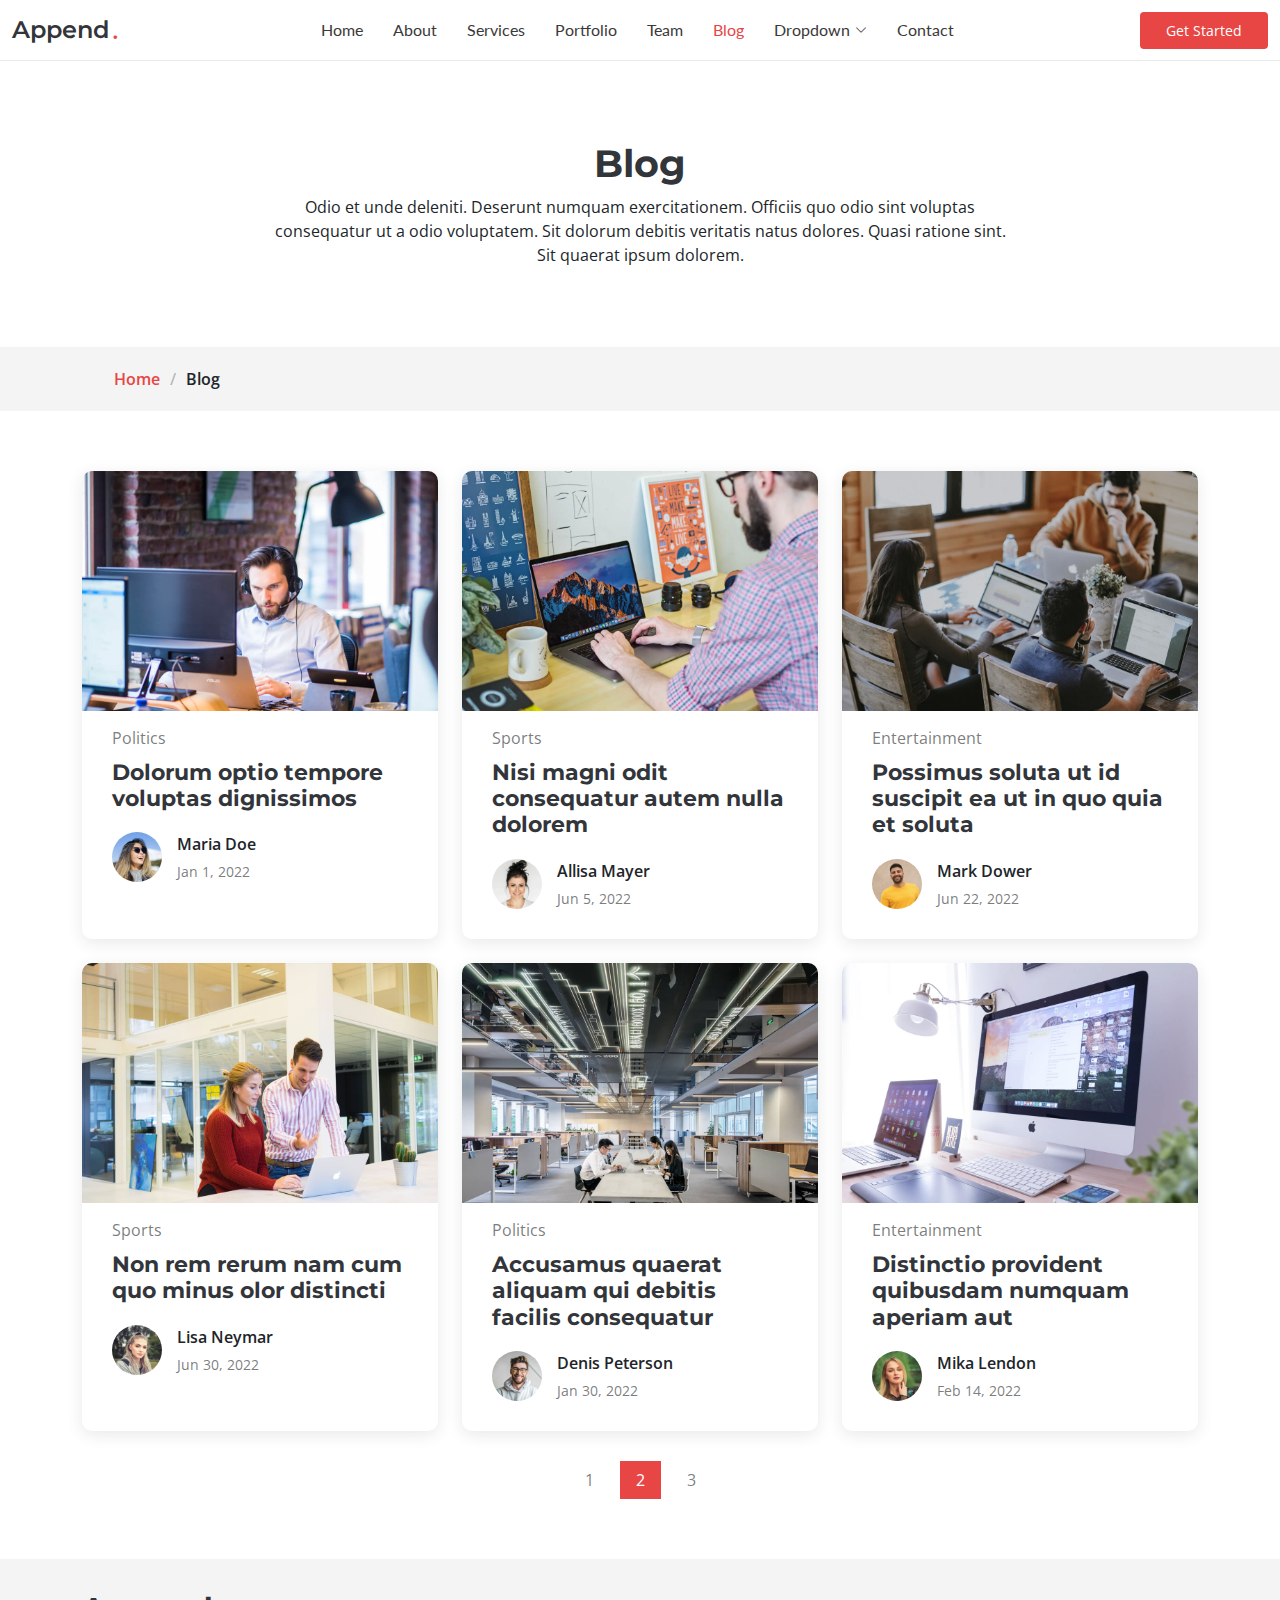
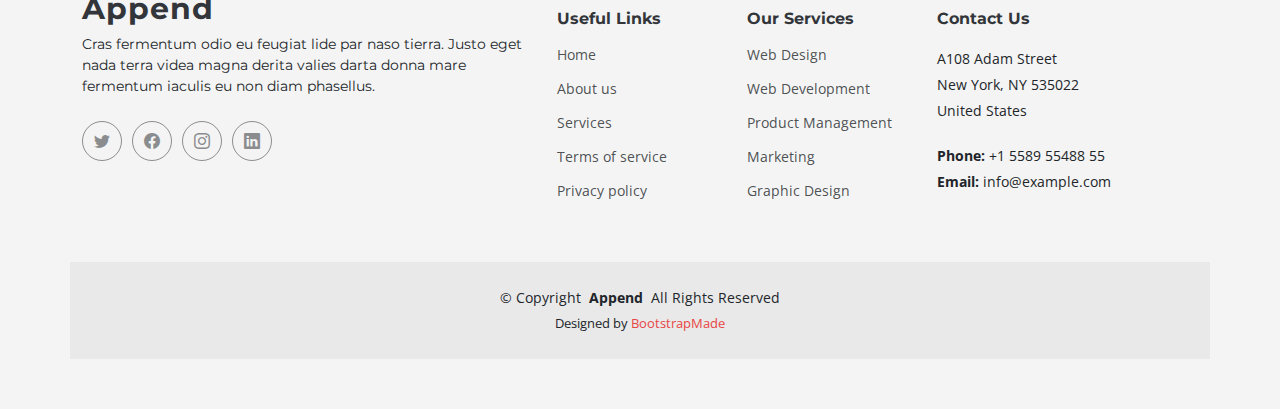
<file: blog.html>
<!DOCTYPE html>
<html lang="en">

<head>
  <meta charset="utf-8">
  <meta content="width=device-width, initial-scale=1.0" name="viewport">

  <title>Blog - Append Bootstrap Temlate</title>
  <meta content="" name="description">
  <meta content="" name="keywords">

  <!-- Favicons -->
  <link href="assets/img/favicon.png" rel="icon">
  <link href="assets/img/apple-touch-icon.png" rel="apple-touch-icon">

  <!-- Fonts -->
  <link href="https://fonts.googleapis.com" rel="preconnect">
  <link href="https://fonts.gstatic.com" rel="preconnect" crossorigin>
  <link href="https://fonts.googleapis.com/css2?family=Open+Sans:ital,wght@0,300;0,400;0,500;0,600;0,700;0,800;1,300;1,400;1,500;1,600;1,700;1,800&family=Montserrat:ital,wght@0,100;0,200;0,300;0,400;0,500;0,600;0,700;0,800;0,900;1,100;1,200;1,300;1,400;1,500;1,600;1,700;1,800;1,900&family=Lato:ital,wght@0,100;0,300;0,400;0,700;0,900;1,100;1,300;1,400;1,700;1,900&display=swap" rel="stylesheet">

  <!-- Vendor CSS Files -->
  <link href="assets/vendor/bootstrap/css/bootstrap.min.css" rel="stylesheet">
  <link href="assets/vendor/bootstrap-icons/bootstrap-icons.css" rel="stylesheet">
  <link href="assets/vendor/glightbox/css/glightbox.min.css" rel="stylesheet">
  <link href="assets/vendor/swiper/swiper-bundle.min.css" rel="stylesheet">
  <link href="assets/vendor/aos/aos.css" rel="stylesheet">

  <!-- Template Main CSS File -->
  <link href="assets/css/main.css" rel="stylesheet">

  <!-- =======================================================
  * Template Name: Append
  * Updated: Sep 18 2023 with Bootstrap v5.3.2
  * Template URL: https://bootstrapmade.com/append-bootstrap-website-template/
  * Author: BootstrapMade.com
  * License: https://bootstrapmade.com/license/
  ======================================================== -->
</head>

<body class="blog-page" data-bs-spy="scroll" data-bs-target="#navmenu">

  <!-- ======= Header ======= -->
  <header id="header" class="header sticky-top d-flex align-items-center">
    <div class="container-fluid d-flex align-items-center justify-content-between">

      <a href="index.html" class="logo d-flex align-items-center me-auto me-xl-0">
        <!-- Uncomment the line below if you also wish to use an image logo -->
        <!-- <img src="assets/img/logo.png" alt=""> -->
        <h1>Append</h1>
        <span>.</span>
      </a>

      <!-- Nav Menu -->
      <nav id="navmenu" class="navmenu">
        <ul>
          <li><a href="index.html#hero">Home</a></li>
          <li><a href="index.html#about">About</a></li>
          <li><a href="index.html#services">Services</a></li>
          <li><a href="index.html#portfolio">Portfolio</a></li>
          <li><a href="index.html#team">Team</a></li>
          <li><a href="blog.html" class="active">Blog</a></li>
          <li class="dropdown has-dropdown"><a href="#"><span>Dropdown</span> <i class="bi bi-chevron-down"></i></a>
            <ul class="dd-box-shadow">
              <li><a href="#">Dropdown 1</a></li>
              <li class="dropdown has-dropdown"><a href="#"><span>Deep Dropdown</span> <i class="bi bi-chevron-down"></i></a>
                <ul class="dd-box-shadow">
                  <li><a href="#">Deep Dropdown 1</a></li>
                  <li><a href="#">Deep Dropdown 2</a></li>
                  <li><a href="#">Deep Dropdown 3</a></li>
                  <li><a href="#">Deep Dropdown 4</a></li>
                  <li><a href="#">Deep Dropdown 5</a></li>
                </ul>
              </li>
              <li><a href="#">Dropdown 2</a></li>
              <li><a href="#">Dropdown 3</a></li>
              <li><a href="#">Dropdown 4</a></li>
            </ul>
          </li>
          <li><a href="index.html#contact">Contact</a></li>
        </ul>

        <i class="mobile-nav-toggle d-xl-none bi bi-list"></i>
      </nav><!-- End Nav Menu -->

      <a class="btn-getstarted" href="index.html#about">Get Started</a>

    </div>
  </header><!-- End Header -->

  <main id="main">

    <!-- Blog Page Title & Breadcrumbs -->
    <div data-aos="fade" class="page-title">
      <div class="heading">
        <div class="container">
          <div class="row d-flex justify-content-center text-center">
            <div class="col-lg-8">
              <h1>Blog</h1>
              <p class="mb-0">Odio et unde deleniti. Deserunt numquam exercitationem. Officiis quo odio sint voluptas consequatur ut a odio voluptatem. Sit dolorum debitis veritatis natus dolores. Quasi ratione sint. Sit quaerat ipsum dolorem.</p>
            </div>
          </div>
        </div>
      </div>
      <nav class="breadcrumbs">
        <div class="container">
          <ol>
            <li><a href="index.html">Home</a></li>
            <li class="current">Blog</li>
          </ol>
        </div>
      </nav>
    </div><!-- End Page Title -->

    <!-- Blog Section - Blog Page -->
    <section id="blog" class="blog">

      <div class="container" data-aos="fade-up" data-aos-delay="100">

        <div class="row gy-4 posts-list">

          <div class="col-xl-4 col-lg-6">
            <article>

              <div class="post-img">
                <img src="assets/img/blog/blog-1.jpg" alt="" class="img-fluid">
              </div>

              <p class="post-category">Politics</p>

              <h2 class="title">
                <a href="blog-details.html">Dolorum optio tempore voluptas dignissimos</a>
              </h2>

              <div class="d-flex align-items-center">
                <img src="assets/img/blog/blog-author.jpg" alt="" class="img-fluid post-author-img flex-shrink-0">
                <div class="post-meta">
                  <p class="post-author">Maria Doe</p>
                  <p class="post-date">
                    <time datetime="2022-01-01">Jan 1, 2022</time>
                  </p>
                </div>
              </div>

            </article>
          </div><!-- End post list item -->

          <div class="col-xl-4 col-lg-6">
            <article>

              <div class="post-img">
                <img src="assets/img/blog/blog-2.jpg" alt="" class="img-fluid">
              </div>

              <p class="post-category">Sports</p>

              <h2 class="title">
                <a href="blog-details.html">Nisi magni odit consequatur autem nulla dolorem</a>
              </h2>

              <div class="d-flex align-items-center">
                <img src="assets/img/blog/blog-author-2.jpg" alt="" class="img-fluid post-author-img flex-shrink-0">
                <div class="post-meta">
                  <p class="post-author">Allisa Mayer</p>
                  <p class="post-date">
                    <time datetime="2022-01-01">Jun 5, 2022</time>
                  </p>
                </div>
              </div>

            </article>
          </div><!-- End post list item -->

          <div class="col-xl-4 col-lg-6">
            <article>

              <div class="post-img">
                <img src="assets/img/blog/blog-3.jpg" alt="" class="img-fluid">
              </div>

              <p class="post-category">Entertainment</p>

              <h2 class="title">
                <a href="blog-details.html">Possimus soluta ut id suscipit ea ut in quo quia et soluta</a>
              </h2>

              <div class="d-flex align-items-center">
                <img src="assets/img/blog/blog-author-3.jpg" alt="" class="img-fluid post-author-img flex-shrink-0">
                <div class="post-meta">
                  <p class="post-author">Mark Dower</p>
                  <p class="post-date">
                    <time datetime="2022-01-01">Jun 22, 2022</time>
                  </p>
                </div>
              </div>

            </article>
          </div><!-- End post list item -->

          <div class="col-xl-4 col-lg-6">
            <article>

              <div class="post-img">
                <img src="assets/img/blog/blog-4.jpg" alt="" class="img-fluid">
              </div>

              <p class="post-category">Sports</p>

              <h2 class="title">
                <a href="blog-details.html">Non rem rerum nam cum quo minus olor distincti</a>
              </h2>

              <div class="d-flex align-items-center">
                <img src="assets/img/blog/blog-author-4.jpg" alt="" class="img-fluid post-author-img flex-shrink-0">
                <div class="post-meta">
                  <p class="post-author">Lisa Neymar</p>
                  <p class="post-date">
                    <time datetime="2022-01-01">Jun 30, 2022</time>
                  </p>
                </div>
              </div>

            </article>
          </div><!-- End post list item -->

          <div class="col-xl-4 col-lg-6">
            <article>

              <div class="post-img">
                <img src="assets/img/blog/blog-5.jpg" alt="" class="img-fluid">
              </div>

              <p class="post-category">Politics</p>

              <h2 class="title">
                <a href="blog-details.html">Accusamus quaerat aliquam qui debitis facilis consequatur</a>
              </h2>

              <div class="d-flex align-items-center">
                <img src="assets/img/blog/blog-author-5.jpg" alt="" class="img-fluid post-author-img flex-shrink-0">
                <div class="post-meta">
                  <p class="post-author">Denis Peterson</p>
                  <p class="post-date">
                    <time datetime="2022-01-01">Jan 30, 2022</time>
                  </p>
                </div>
              </div>

            </article>
          </div><!-- End post list item -->

          <div class="col-xl-4 col-lg-6">
            <article>

              <div class="post-img">
                <img src="assets/img/blog/blog-6.jpg" alt="" class="img-fluid">
              </div>

              <p class="post-category">Entertainment</p>

              <h2 class="title">
                <a href="blog-details.html">Distinctio provident quibusdam numquam aperiam aut</a>
              </h2>

              <div class="d-flex align-items-center">
                <img src="assets/img/blog/blog-author-6.jpg" alt="" class="img-fluid post-author-img flex-shrink-0">
                <div class="post-meta">
                  <p class="post-author">Mika Lendon</p>
                  <p class="post-date">
                    <time datetime="2022-01-01">Feb 14, 2022</time>
                  </p>
                </div>
              </div>

            </article>
          </div><!-- End post list item -->

        </div><!-- End blog posts list -->

        <div class="pagination d-flex justify-content-center">
          <ul>
            <li><a href="#">1</a></li>
            <li class="active"><a href="#">2</a></li>
            <li><a href="#">3</a></li>
          </ul>
        </div><!-- End pagination -->

      </div>

    </section><!-- End Blog Section -->

  </main>

  <!-- ======= Footer ======= -->
  <footer id="footer" class="footer">

    <div class="container footer-top">
      <div class="row gy-4">
        <div class="col-lg-5 col-md-12 footer-about">
          <a href="index.html" class="logo d-flex align-items-center">
            <span>Append</span>
          </a>
          <p>Cras fermentum odio eu feugiat lide par naso tierra. Justo eget nada terra videa magna derita valies darta donna mare fermentum iaculis eu non diam phasellus.</p>
          <div class="social-links d-flex mt-4">
            <a href=""><i class="bi bi-twitter"></i></a>
            <a href=""><i class="bi bi-facebook"></i></a>
            <a href=""><i class="bi bi-instagram"></i></a>
            <a href=""><i class="bi bi-linkedin"></i></a>
          </div>
        </div>

        <div class="col-lg-2 col-6 footer-links">
          <h4>Useful Links</h4>
          <ul>
            <li><a href="#">Home</a></li>
            <li><a href="#">About us</a></li>
            <li><a href="#">Services</a></li>
            <li><a href="#">Terms of service</a></li>
            <li><a href="#">Privacy policy</a></li>
          </ul>
        </div>

        <div class="col-lg-2 col-6 footer-links">
          <h4>Our Services</h4>
          <ul>
            <li><a href="#">Web Design</a></li>
            <li><a href="#">Web Development</a></li>
            <li><a href="#">Product Management</a></li>
            <li><a href="#">Marketing</a></li>
            <li><a href="#">Graphic Design</a></li>
          </ul>
        </div>

        <div class="col-lg-3 col-md-12 footer-contact text-center text-md-start">
          <h4>Contact Us</h4>
          <p>A108 Adam Street</p>
          <p>New York, NY 535022</p>
          <p>United States</p>
          <p class="mt-4"><strong>Phone:</strong> <span>+1 5589 55488 55</span></p>
          <p><strong>Email:</strong> <span>info@example.com</span></p>
        </div>

      </div>
    </div>

    <div class="container copyright text-center mt-4">
      <p>&copy; <span>Copyright</span> <strong class="px-1">Append</strong> <span>All Rights Reserved</span></p>
      <div class="credits">
        <!-- All the links in the footer should remain intact. -->
        <!-- You can delete the links only if you've purchased the pro version. -->
        <!-- Licensing information: https://bootstrapmade.com/license/ -->
        <!-- Purchase the pro version with working PHP/AJAX contact form: [buy-url] -->
        Designed by <a href="https://bootstrapmade.com/">BootstrapMade</a>
      </div>
    </div>

  </footer><!-- End Footer -->

  <!-- Scroll Top Button -->
  <a href="#" id="scroll-top" class="scroll-top d-flex align-items-center justify-content-center"><i class="bi bi-arrow-up-short"></i></a>

  <!-- Preloader -->
  <div id="preloader">
    <div></div>
    <div></div>
    <div></div>
    <div></div>
  </div>

  <!-- Vendor JS Files -->
  <script src="assets/vendor/bootstrap/js/bootstrap.bundle.min.js"></script>
  <script src="assets/vendor/glightbox/js/glightbox.min.js"></script>
  <script src="assets/vendor/purecounter/purecounter_vanilla.js"></script>
  <script src="assets/vendor/isotope-layout/isotope.pkgd.min.js"></script>
  <script src="assets/vendor/swiper/swiper-bundle.min.js"></script>
  <script src="assets/vendor/aos/aos.js"></script>
  <script src="assets/vendor/php-email-form/validate.js"></script>

  <!-- Template Main JS File -->
  <script src="assets/js/main.js"></script>

</body>

</html>
</file>
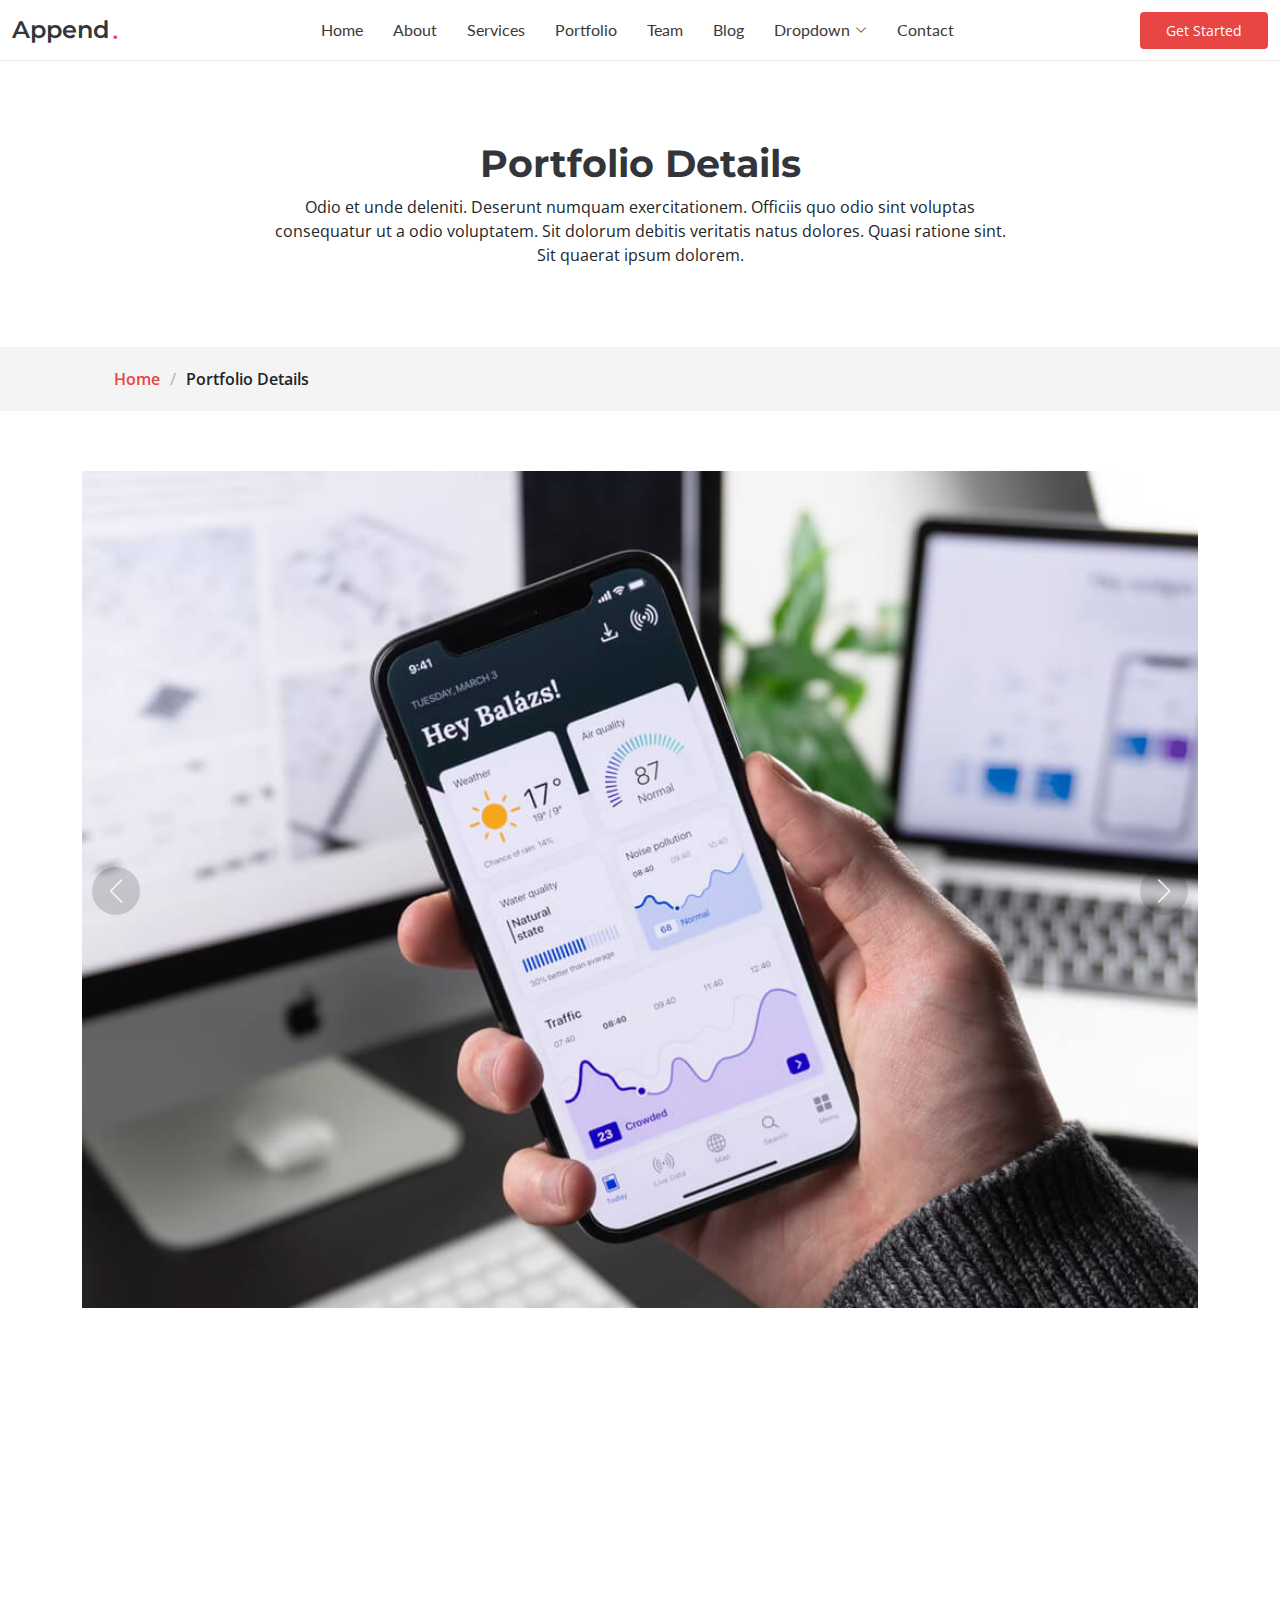
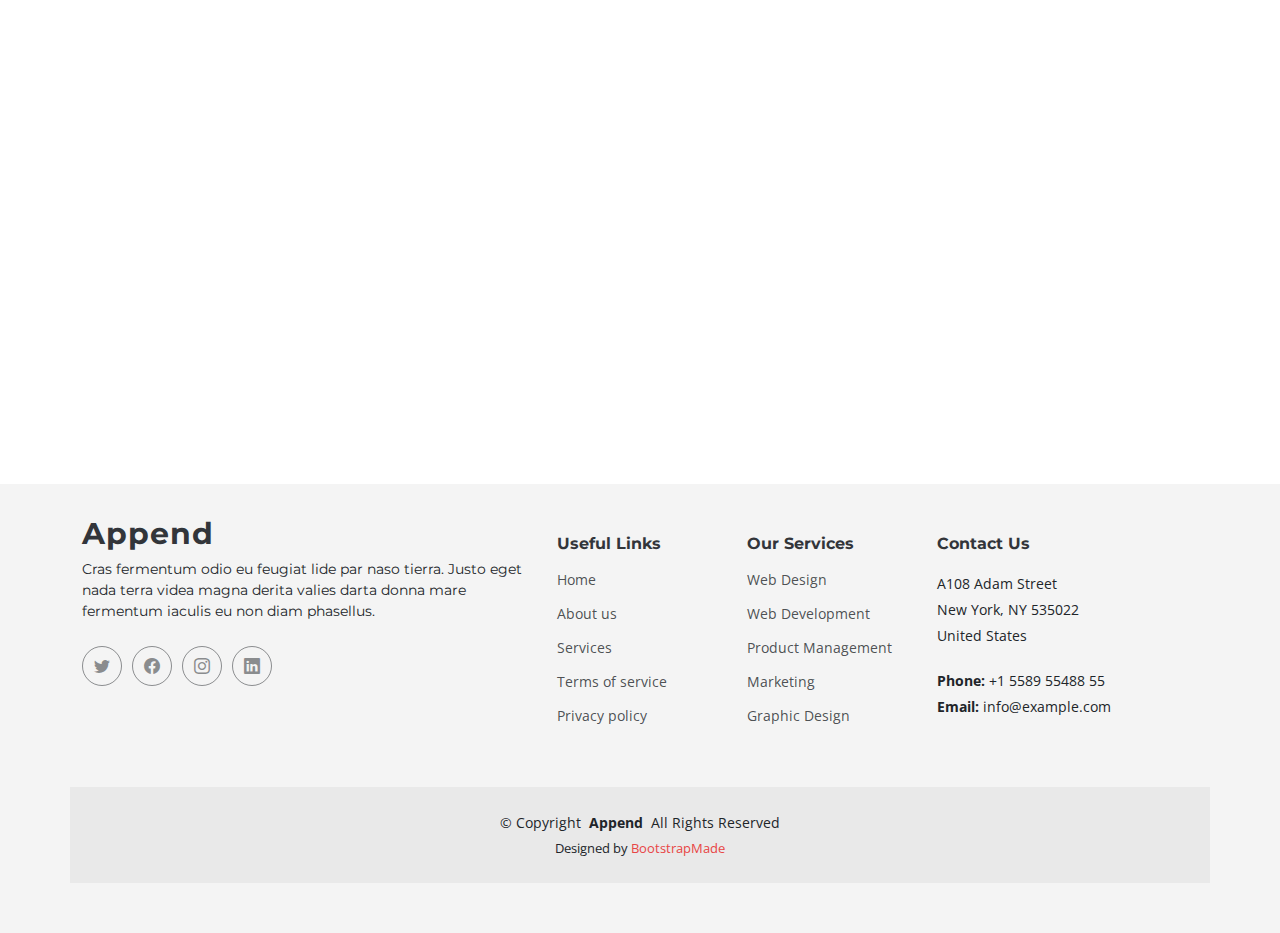
<file: portfolio-details.html>
<!DOCTYPE html>
<html lang="en">

<head>
  <meta charset="utf-8">
  <meta content="width=device-width, initial-scale=1.0" name="viewport">

  <title>Portfolio Details - Append Bootstrap Temlate</title>
  <meta content="" name="description">
  <meta content="" name="keywords">

  <!-- Favicons -->
  <link href="assets/img/favicon.png" rel="icon">
  <link href="assets/img/apple-touch-icon.png" rel="apple-touch-icon">

  <!-- Fonts -->
  <link href="https://fonts.googleapis.com" rel="preconnect">
  <link href="https://fonts.gstatic.com" rel="preconnect" crossorigin>
  <link href="https://fonts.googleapis.com/css2?family=Open+Sans:ital,wght@0,300;0,400;0,500;0,600;0,700;0,800;1,300;1,400;1,500;1,600;1,700;1,800&family=Montserrat:ital,wght@0,100;0,200;0,300;0,400;0,500;0,600;0,700;0,800;0,900;1,100;1,200;1,300;1,400;1,500;1,600;1,700;1,800;1,900&family=Lato:ital,wght@0,100;0,300;0,400;0,700;0,900;1,100;1,300;1,400;1,700;1,900&display=swap" rel="stylesheet">

  <!-- Vendor CSS Files -->
  <link href="assets/vendor/bootstrap/css/bootstrap.min.css" rel="stylesheet">
  <link href="assets/vendor/bootstrap-icons/bootstrap-icons.css" rel="stylesheet">
  <link href="assets/vendor/glightbox/css/glightbox.min.css" rel="stylesheet">
  <link href="assets/vendor/swiper/swiper-bundle.min.css" rel="stylesheet">
  <link href="assets/vendor/aos/aos.css" rel="stylesheet">

  <!-- Template Main CSS File -->
  <link href="assets/css/main.css" rel="stylesheet">

  <!-- =======================================================
  * Template Name: Append
  * Updated: Sep 18 2023 with Bootstrap v5.3.2
  * Template URL: https://bootstrapmade.com/append-bootstrap-website-template/
  * Author: BootstrapMade.com
  * License: https://bootstrapmade.com/license/
  ======================================================== -->
</head>

<body class="portfolio-details-page" data-bs-spy="scroll" data-bs-target="#navmenu">

  <!-- ======= Header ======= -->
  <header id="header" class="header sticky-top d-flex align-items-center">
    <div class="container-fluid d-flex align-items-center justify-content-between">

      <a href="index.html" class="logo d-flex align-items-center me-auto me-xl-0">
        <!-- Uncomment the line below if you also wish to use an image logo -->
        <!-- <img src="assets/img/logo.png" alt=""> -->
        <h1>Append</h1>
        <span>.</span>
      </a>

      <!-- Nav Menu -->
      <nav id="navmenu" class="navmenu">
        <ul>
          <li><a href="index.html#hero">Home</a></li>
          <li><a href="index.html#about">About</a></li>
          <li><a href="index.html#services">Services</a></li>
          <li><a href="index.html#portfolio">Portfolio</a></li>
          <li><a href="index.html#team">Team</a></li>
          <li><a href="blog.html">Blog</a></li>
          <li class="dropdown has-dropdown"><a href="#"><span>Dropdown</span> <i class="bi bi-chevron-down"></i></a>
            <ul class="dd-box-shadow">
              <li><a href="#">Dropdown 1</a></li>
              <li class="dropdown has-dropdown"><a href="#"><span>Deep Dropdown</span> <i class="bi bi-chevron-down"></i></a>
                <ul class="dd-box-shadow">
                  <li><a href="#">Deep Dropdown 1</a></li>
                  <li><a href="#">Deep Dropdown 2</a></li>
                  <li><a href="#">Deep Dropdown 3</a></li>
                  <li><a href="#">Deep Dropdown 4</a></li>
                  <li><a href="#">Deep Dropdown 5</a></li>
                </ul>
              </li>
              <li><a href="#">Dropdown 2</a></li>
              <li><a href="#">Dropdown 3</a></li>
              <li><a href="#">Dropdown 4</a></li>
            </ul>
          </li>
          <li><a href="index.html#contact">Contact</a></li>
        </ul>

        <i class="mobile-nav-toggle d-xl-none bi bi-list"></i>
      </nav><!-- End Nav Menu -->

      <a class="btn-getstarted" href="index.html#about">Get Started</a>

    </div>
  </header><!-- End Header -->

  <main id="main">

    <!-- Portfolio Details Page Title & Breadcrumbs -->
    <div data-aos="fade" class="page-title">
      <div class="heading">
        <div class="container">
          <div class="row d-flex justify-content-center text-center">
            <div class="col-lg-8">
              <h1>Portfolio Details</h1>
              <p class="mb-0">Odio et unde deleniti. Deserunt numquam exercitationem. Officiis quo odio sint voluptas consequatur ut a odio voluptatem. Sit dolorum debitis veritatis natus dolores. Quasi ratione sint. Sit quaerat ipsum dolorem.</p>
            </div>
          </div>
        </div>
      </div>
      <nav class="breadcrumbs">
        <div class="container">
          <ol>
            <li><a href="index.html">Home</a></li>
            <li class="current">Portfolio Details</li>
          </ol>
        </div>
      </nav>
    </div><!-- End Page Title -->

    <!-- Portfolio-details Section - Portfolio Details Page -->
    <section id="portfolio-details" class="portfolio-details">

      <div class="container" data-aos="fade-up">

        <div class="portfolio-details-slider swiper">
          <template class="swiper-config">
            {
            "loop": true,
            "speed" : 600,
            "autoplay": {
            "delay": 5000
            },
            "slidesPerView": "auto",
            "navigation": {
            "nextEl": ".swiper-button-next",
            "prevEl": ".swiper-button-prev"
            }
            }
          </template>
          <div class="swiper-wrapper align-items-center">

            <div class="swiper-slide">
              <img src="assets/img/portfolio/app-1.jpg" alt="">
            </div>

            <div class="swiper-slide">
              <img src="assets/img/portfolio/product-1.jpg" alt="">
            </div>

            <div class="swiper-slide">
              <img src="assets/img/portfolio/branding-1.jpg" alt="">
            </div>

            <div class="swiper-slide">
              <img src="assets/img/portfolio/books-1.jpg" alt="">
            </div>

          </div>
          <div class="swiper-button-prev"></div>
          <div class="swiper-button-next"></div>
        </div>

        <div class="row justify-content-between gy-4 mt-4">

          <div class="col-lg-8" data-aos="fade-up">
            <div class="portfolio-description">
              <h2>This is an example of portfolio details</h2>
              <p>
                Autem ipsum nam porro corporis rerum. Quis eos dolorem eos itaque inventore commodi labore quia quia. Exercitationem repudiandae officiis neque suscipit non officia eaque itaque enim. Voluptatem officia accusantium nesciunt est omnis tempora consectetur dignissimos. Sequi nulla at esse enim cum deserunt eius.
              </p>
              <p>
                Amet consequatur qui dolore veniam voluptatem voluptatem sit. Non aspernatur atque natus ut cum nam et. Praesentium error dolores rerum minus sequi quia veritatis eum. Eos et doloribus doloremque nesciunt molestiae laboriosam.
              </p>

              <div class="testimonial-item">
                <p>
                  <i class="bi bi-quote quote-icon-left"></i>
                  <span>Export tempor illum tamen malis malis eram quae irure esse labore quem cillum quid cillum eram malis quorum velit fore eram velit sunt aliqua noster fugiat irure amet legam anim culpa.</span>
                  <i class="bi bi-quote quote-icon-right"></i>
                </p>
                <div>
                  <img src="assets/img/testimonials/testimonials-2.jpg" class="testimonial-img" alt="">
                  <h3>Sara Wilsson</h3>
                  <h4>Designer</h4>
                </div>
              </div>

              <p>
                Impedit ipsum quae et aliquid doloribus et voluptatem quasi. Perspiciatis occaecati earum et magnam animi. Quibusdam non qui ea vitae suscipit vitae sunt. Repudiandae incidunt cumque minus deserunt assumenda tempore. Delectus voluptas necessitatibus est.
              </p>

              <p>
                Sunt voluptatum sapiente facilis quo odio aut ipsum repellat debitis. Molestiae et autem libero. Explicabo et quod necessitatibus similique quis dolor eum. Numquam eaque praesentium rem et qui nesciunt.
              </p>

            </div>
          </div>

          <div class="col-lg-3" data-aos="fade-up" data-aos-delay="100">
            <div class="portfolio-info">
              <h3>Project information</h3>
              <ul>
                <li><strong>Category</strong> Web design</li>
                <li><strong>Client</strong> ASU Company</li>
                <li><strong>Project date</strong> 01 March, 2020</li>
                <li><strong>Project URL</strong> <a href="#">www.example.com</a></li>
                <li><a href="#" class="btn-visit align-self-start">Visit Website</a></li>
              </ul>
            </div>
          </div>

        </div>

      </div>

    </section><!-- End Portfolio-details Section -->

  </main>

  <!-- ======= Footer ======= -->
  <footer id="footer" class="footer">

    <div class="container footer-top">
      <div class="row gy-4">
        <div class="col-lg-5 col-md-12 footer-about">
          <a href="index.html" class="logo d-flex align-items-center">
            <span>Append</span>
          </a>
          <p>Cras fermentum odio eu feugiat lide par naso tierra. Justo eget nada terra videa magna derita valies darta donna mare fermentum iaculis eu non diam phasellus.</p>
          <div class="social-links d-flex mt-4">
            <a href=""><i class="bi bi-twitter"></i></a>
            <a href=""><i class="bi bi-facebook"></i></a>
            <a href=""><i class="bi bi-instagram"></i></a>
            <a href=""><i class="bi bi-linkedin"></i></a>
          </div>
        </div>

        <div class="col-lg-2 col-6 footer-links">
          <h4>Useful Links</h4>
          <ul>
            <li><a href="#">Home</a></li>
            <li><a href="#">About us</a></li>
            <li><a href="#">Services</a></li>
            <li><a href="#">Terms of service</a></li>
            <li><a href="#">Privacy policy</a></li>
          </ul>
        </div>

        <div class="col-lg-2 col-6 footer-links">
          <h4>Our Services</h4>
          <ul>
            <li><a href="#">Web Design</a></li>
            <li><a href="#">Web Development</a></li>
            <li><a href="#">Product Management</a></li>
            <li><a href="#">Marketing</a></li>
            <li><a href="#">Graphic Design</a></li>
          </ul>
        </div>

        <div class="col-lg-3 col-md-12 footer-contact text-center text-md-start">
          <h4>Contact Us</h4>
          <p>A108 Adam Street</p>
          <p>New York, NY 535022</p>
          <p>United States</p>
          <p class="mt-4"><strong>Phone:</strong> <span>+1 5589 55488 55</span></p>
          <p><strong>Email:</strong> <span>info@example.com</span></p>
        </div>

      </div>
    </div>

    <div class="container copyright text-center mt-4">
      <p>&copy; <span>Copyright</span> <strong class="px-1">Append</strong> <span>All Rights Reserved</span></p>
      <div class="credits">
        <!-- All the links in the footer should remain intact. -->
        <!-- You can delete the links only if you've purchased the pro version. -->
        <!-- Licensing information: https://bootstrapmade.com/license/ -->
        <!-- Purchase the pro version with working PHP/AJAX contact form: [buy-url] -->
        Designed by <a href="https://bootstrapmade.com/">BootstrapMade</a>
      </div>
    </div>

  </footer><!-- End Footer -->

  <!-- Scroll Top Button -->
  <a href="#" id="scroll-top" class="scroll-top d-flex align-items-center justify-content-center"><i class="bi bi-arrow-up-short"></i></a>

  <!-- Preloader -->
  <div id="preloader">
    <div></div>
    <div></div>
    <div></div>
    <div></div>
  </div>

  <!-- Vendor JS Files -->
  <script src="assets/vendor/bootstrap/js/bootstrap.bundle.min.js"></script>
  <script src="assets/vendor/glightbox/js/glightbox.min.js"></script>
  <script src="assets/vendor/purecounter/purecounter_vanilla.js"></script>
  <script src="assets/vendor/isotope-layout/isotope.pkgd.min.js"></script>
  <script src="assets/vendor/swiper/swiper-bundle.min.js"></script>
  <script src="assets/vendor/aos/aos.js"></script>
  <script src="assets/vendor/php-email-form/validate.js"></script>

  <!-- Template Main JS File -->
  <script src="assets/js/main.js"></script>

</body>

</html>
</file>
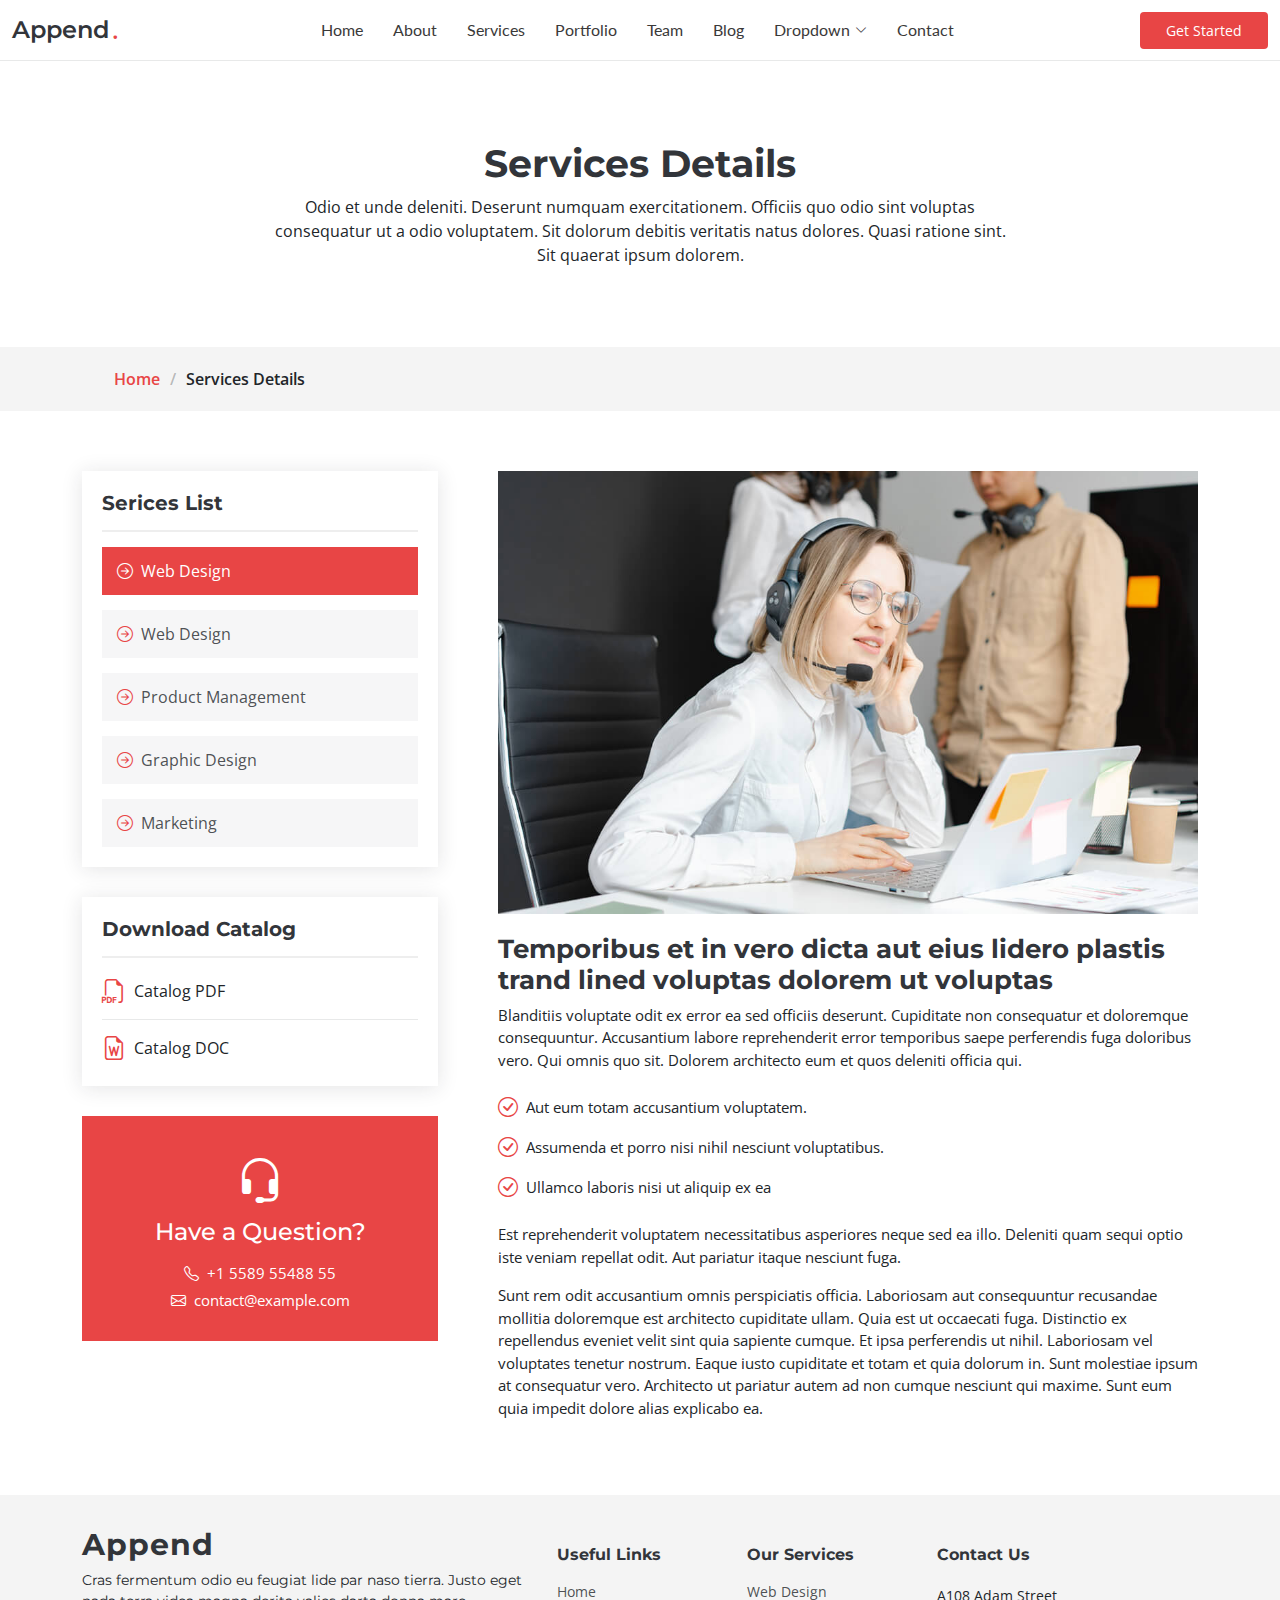
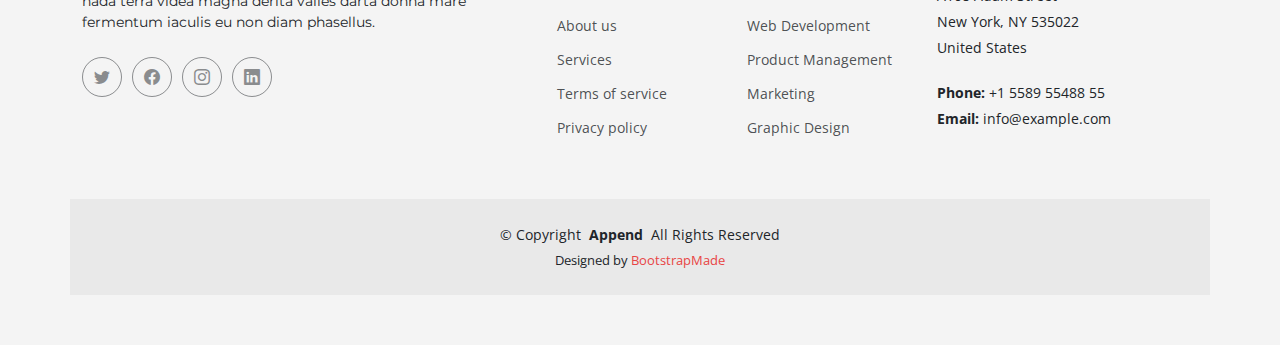
<file: services-details.html>
<!DOCTYPE html>
<html lang="en">

<head>
  <meta charset="utf-8">
  <meta content="width=device-width, initial-scale=1.0" name="viewport">

  <title>Services Details - Append Bootstrap Temlate</title>
  <meta content="" name="description">
  <meta content="" name="keywords">

  <!-- Favicons -->
  <link href="assets/img/favicon.png" rel="icon">
  <link href="assets/img/apple-touch-icon.png" rel="apple-touch-icon">

  <!-- Fonts -->
  <link href="https://fonts.googleapis.com" rel="preconnect">
  <link href="https://fonts.gstatic.com" rel="preconnect" crossorigin>
  <link href="https://fonts.googleapis.com/css2?family=Open+Sans:ital,wght@0,300;0,400;0,500;0,600;0,700;0,800;1,300;1,400;1,500;1,600;1,700;1,800&family=Montserrat:ital,wght@0,100;0,200;0,300;0,400;0,500;0,600;0,700;0,800;0,900;1,100;1,200;1,300;1,400;1,500;1,600;1,700;1,800;1,900&family=Lato:ital,wght@0,100;0,300;0,400;0,700;0,900;1,100;1,300;1,400;1,700;1,900&display=swap" rel="stylesheet">

  <!-- Vendor CSS Files -->
  <link href="assets/vendor/bootstrap/css/bootstrap.min.css" rel="stylesheet">
  <link href="assets/vendor/bootstrap-icons/bootstrap-icons.css" rel="stylesheet">
  <link href="assets/vendor/glightbox/css/glightbox.min.css" rel="stylesheet">
  <link href="assets/vendor/swiper/swiper-bundle.min.css" rel="stylesheet">
  <link href="assets/vendor/aos/aos.css" rel="stylesheet">

  <!-- Template Main CSS File -->
  <link href="assets/css/main.css" rel="stylesheet">

  <!-- =======================================================
  * Template Name: Append
  * Updated: Sep 18 2023 with Bootstrap v5.3.2
  * Template URL: https://bootstrapmade.com/append-bootstrap-website-template/
  * Author: BootstrapMade.com
  * License: https://bootstrapmade.com/license/
  ======================================================== -->
</head>

<body class="services-details-page" data-bs-spy="scroll" data-bs-target="#navmenu">

  <!-- ======= Header ======= -->
  <header id="header" class="header sticky-top d-flex align-items-center">
    <div class="container-fluid d-flex align-items-center justify-content-between">

      <a href="index.html" class="logo d-flex align-items-center me-auto me-xl-0">
        <!-- Uncomment the line below if you also wish to use an image logo -->
        <!-- <img src="assets/img/logo.png" alt=""> -->
        <h1>Append</h1>
        <span>.</span>
      </a>

      <!-- Nav Menu -->
      <nav id="navmenu" class="navmenu">
        <ul>
          <li><a href="index.html#hero">Home</a></li>
          <li><a href="index.html#about">About</a></li>
          <li><a href="index.html#services">Services</a></li>
          <li><a href="index.html#portfolio">Portfolio</a></li>
          <li><a href="index.html#team">Team</a></li>
          <li><a href="blog.html">Blog</a></li>
          <li class="dropdown has-dropdown"><a href="#"><span>Dropdown</span> <i class="bi bi-chevron-down"></i></a>
            <ul class="dd-box-shadow">
              <li><a href="#">Dropdown 1</a></li>
              <li class="dropdown has-dropdown"><a href="#"><span>Deep Dropdown</span> <i class="bi bi-chevron-down"></i></a>
                <ul class="dd-box-shadow">
                  <li><a href="#">Deep Dropdown 1</a></li>
                  <li><a href="#">Deep Dropdown 2</a></li>
                  <li><a href="#">Deep Dropdown 3</a></li>
                  <li><a href="#">Deep Dropdown 4</a></li>
                  <li><a href="#">Deep Dropdown 5</a></li>
                </ul>
              </li>
              <li><a href="#">Dropdown 2</a></li>
              <li><a href="#">Dropdown 3</a></li>
              <li><a href="#">Dropdown 4</a></li>
            </ul>
          </li>
          <li><a href="index.html#contact">Contact</a></li>
        </ul>

        <i class="mobile-nav-toggle d-xl-none bi bi-list"></i>
      </nav><!-- End Nav Menu -->

      <a class="btn-getstarted" href="index.html#about">Get Started</a>

    </div>
  </header><!-- End Header -->

  <main id="main">

    <!-- Services Details Page Title & Breadcrumbs -->
    <div data-aos="fade" class="page-title">
      <div class="heading">
        <div class="container">
          <div class="row d-flex justify-content-center text-center">
            <div class="col-lg-8">
              <h1>Services Details</h1>
              <p class="mb-0">Odio et unde deleniti. Deserunt numquam exercitationem. Officiis quo odio sint voluptas consequatur ut a odio voluptatem. Sit dolorum debitis veritatis natus dolores. Quasi ratione sint. Sit quaerat ipsum dolorem.</p>
            </div>
          </div>
        </div>
      </div>
      <nav class="breadcrumbs">
        <div class="container">
          <ol>
            <li><a href="index.html">Home</a></li>
            <li class="current">Services Details</li>
          </ol>
        </div>
      </nav>
    </div><!-- End Page Title -->

    <!-- Service-details Section - Services Details Page -->
    <section id="service-details" class="service-details">

      <div class="container">

        <div class="row gy-5">

          <div class="col-lg-4" data-aos="fade-up" data-aos-delay="100">

            <div class="service-box">
              <h4>Serices List</h4>
              <div class="services-list">
                <a href="#" class="active"><i class="bi bi-arrow-right-circle"></i><span>Web Design</span></a>
                <a href="#"><i class="bi bi-arrow-right-circle"></i><span>Web Design</span></a>
                <a href="#"><i class="bi bi-arrow-right-circle"></i><span>Product Management</span></a>
                <a href="#"><i class="bi bi-arrow-right-circle"></i><span>Graphic Design</span></a>
                <a href="#"><i class="bi bi-arrow-right-circle"></i><span>Marketing</span></a>
              </div>
            </div><!-- End Services List -->

            <div class="service-box">
              <h4>Download Catalog</h4>
              <div class="download-catalog">
                <a href="#"><i class="bi bi-filetype-pdf"></i><span>Catalog PDF</span></a>
                <a href="#"><i class="bi bi-file-earmark-word"></i><span>Catalog DOC</span></a>
              </div>
            </div><!-- End Services List -->

            <div class="help-box d-flex flex-column justify-content-center align-items-center">
              <i class="bi bi-headset help-icon"></i>
              <h4>Have a Question?</h4>
              <p class="d-flex align-items-center mt-2 mb-0"><i class="bi bi-telephone me-2"></i> <span>+1 5589 55488 55</span></p>
              <p class="d-flex align-items-center mt-1 mb-0"><i class="bi bi-envelope me-2"></i> <a href="mailto:contact@example.com">contact@example.com</a></span></p>
            </div>

          </div>

          <div class="col-lg-8 ps-lg-5" data-aos="fade-up" data-aos-delay="200">
            <img src="assets/img/services.jpg" alt="" class="img-fluid services-img">
            <h3>Temporibus et in vero dicta aut eius lidero plastis trand lined voluptas dolorem ut voluptas</h3>
            <p>
              Blanditiis voluptate odit ex error ea sed officiis deserunt. Cupiditate non consequatur et doloremque consequuntur. Accusantium labore reprehenderit error temporibus saepe perferendis fuga doloribus vero. Qui omnis quo sit. Dolorem architecto eum et quos deleniti officia qui.
            </p>
            <ul>
              <li><i class="bi bi-check-circle"></i> <span>Aut eum totam accusantium voluptatem.</span></li>
              <li><i class="bi bi-check-circle"></i> <span>Assumenda et porro nisi nihil nesciunt voluptatibus.</span></li>
              <li><i class="bi bi-check-circle"></i> <span>Ullamco laboris nisi ut aliquip ex ea</span></li>
            </ul>
            <p>
              Est reprehenderit voluptatem necessitatibus asperiores neque sed ea illo. Deleniti quam sequi optio iste veniam repellat odit. Aut pariatur itaque nesciunt fuga.
            </p>
            <p>
              Sunt rem odit accusantium omnis perspiciatis officia. Laboriosam aut consequuntur recusandae mollitia doloremque est architecto cupiditate ullam. Quia est ut occaecati fuga. Distinctio ex repellendus eveniet velit sint quia sapiente cumque. Et ipsa perferendis ut nihil. Laboriosam vel voluptates tenetur nostrum. Eaque iusto cupiditate et totam et quia dolorum in. Sunt molestiae ipsum at consequatur vero. Architecto ut pariatur autem ad non cumque nesciunt qui maxime. Sunt eum quia impedit dolore alias explicabo ea.
            </p>
          </div>

        </div>

      </div>

    </section><!-- End Service-details Section -->

  </main>

  <!-- ======= Footer ======= -->
  <footer id="footer" class="footer">

    <div class="container footer-top">
      <div class="row gy-4">
        <div class="col-lg-5 col-md-12 footer-about">
          <a href="index.html" class="logo d-flex align-items-center">
            <span>Append</span>
          </a>
          <p>Cras fermentum odio eu feugiat lide par naso tierra. Justo eget nada terra videa magna derita valies darta donna mare fermentum iaculis eu non diam phasellus.</p>
          <div class="social-links d-flex mt-4">
            <a href=""><i class="bi bi-twitter"></i></a>
            <a href=""><i class="bi bi-facebook"></i></a>
            <a href=""><i class="bi bi-instagram"></i></a>
            <a href=""><i class="bi bi-linkedin"></i></a>
          </div>
        </div>

        <div class="col-lg-2 col-6 footer-links">
          <h4>Useful Links</h4>
          <ul>
            <li><a href="#">Home</a></li>
            <li><a href="#">About us</a></li>
            <li><a href="#">Services</a></li>
            <li><a href="#">Terms of service</a></li>
            <li><a href="#">Privacy policy</a></li>
          </ul>
        </div>

        <div class="col-lg-2 col-6 footer-links">
          <h4>Our Services</h4>
          <ul>
            <li><a href="#">Web Design</a></li>
            <li><a href="#">Web Development</a></li>
            <li><a href="#">Product Management</a></li>
            <li><a href="#">Marketing</a></li>
            <li><a href="#">Graphic Design</a></li>
          </ul>
        </div>

        <div class="col-lg-3 col-md-12 footer-contact text-center text-md-start">
          <h4>Contact Us</h4>
          <p>A108 Adam Street</p>
          <p>New York, NY 535022</p>
          <p>United States</p>
          <p class="mt-4"><strong>Phone:</strong> <span>+1 5589 55488 55</span></p>
          <p><strong>Email:</strong> <span>info@example.com</span></p>
        </div>

      </div>
    </div>

    <div class="container copyright text-center mt-4">
      <p>&copy; <span>Copyright</span> <strong class="px-1">Append</strong> <span>All Rights Reserved</span></p>
      <div class="credits">
        <!-- All the links in the footer should remain intact. -->
        <!-- You can delete the links only if you've purchased the pro version. -->
        <!-- Licensing information: https://bootstrapmade.com/license/ -->
        <!-- Purchase the pro version with working PHP/AJAX contact form: [buy-url] -->
        Designed by <a href="https://bootstrapmade.com/">BootstrapMade</a>
      </div>
    </div>

  </footer><!-- End Footer -->

  <!-- Scroll Top Button -->
  <a href="#" id="scroll-top" class="scroll-top d-flex align-items-center justify-content-center"><i class="bi bi-arrow-up-short"></i></a>

  <!-- Preloader -->
  <div id="preloader">
    <div></div>
    <div></div>
    <div></div>
    <div></div>
  </div>

  <!-- Vendor JS Files -->
  <script src="assets/vendor/bootstrap/js/bootstrap.bundle.min.js"></script>
  <script src="assets/vendor/glightbox/js/glightbox.min.js"></script>
  <script src="assets/vendor/purecounter/purecounter_vanilla.js"></script>
  <script src="assets/vendor/isotope-layout/isotope.pkgd.min.js"></script>
  <script src="assets/vendor/swiper/swiper-bundle.min.js"></script>
  <script src="assets/vendor/aos/aos.js"></script>
  <script src="assets/vendor/php-email-form/validate.js"></script>

  <!-- Template Main JS File -->
  <script src="assets/js/main.js"></script>

</body>

</html>
</file>
<file: assets/css/main.css>
/**
* Template Name: Append
* Updated: Sep 18 2023 with Bootstrap v5.3.2
* Template URL: https://bootstrapmade.com/append-bootstrap-website-template/
* Author: BootstrapMade.com
* License: https://bootstrapmade.com/license/
*/

/*--------------------------------------------------------------
# Font & Color Variables
# Help: https://bootstrapmade.com/color-system/
--------------------------------------------------------------*/
/* Fonts */
:root {
  --default-font: "Open Sans", system-ui, -apple-system, "Segoe UI", Roboto, "Helvetica Neue", Arial, "Noto Sans", "Liberation Sans", sans-serif, "Apple Color Emoji", "Segoe UI Emoji", "Segoe UI Symbol", "Noto Color Emoji";
  --heading-font: "Montserrat", sans-serif;
  --nav-font: "Lato", sans-serif;
}

/* Global Colors */
:root {
  --background-color: #ffffff;
  --background-color-rgb: 255, 255, 255;
  --default-color: #212529;
  --default-color-rgb: 33, 37, 41;
  --primary-color: #e84545;
  --primary-color-rgb: 232, 69, 69;
  --secondary-color: #32353a;
  --secondary-color-rgb: 50, 53, 58;
  --contrast-color: #ffffff;
  --contrast-color-rgb: 255, 255, 255;
}

/* Nav Menu Colors */
:root {
  --nav-color: #3a3939;
  --nav-hover-color: #e84545;
  --nav-dropdown-color: #3a3939;
  --nav-dropdown-hover-color: #e84545;
  --nav-dropdown-background-color: #ffffff;
  --nav-mobile-background-color: #ffffff;
}

/* Smooth scroll */
:root {
  scroll-behavior: smooth;
}

/*--------------------------------------------------------------
# General
--------------------------------------------------------------*/
body {
  color: var(--default-color);
  background-color: var(--background-color);
  font-family: var(--default-font);
}

a {
  color: var(--primary-color);
  text-decoration: none;
  transition: 0.3s;
}

a:hover {
  color: rgba(var(--primary-color-rgb), 0.7);
  text-decoration: none;
}

h1,
h2,
h3,
h4,
h5,
h6 {
  color: var(--secondary-color);
  font-family: var(--heading-font);
}

section {
  color: var(--default-color);
  background-color: var(--background-color);
  padding: 60px 0;
  overflow: clip;
}

/*--------------------------------------------------------------
# Section Title
--------------------------------------------------------------*/
.section-title {
  text-align: center;
  padding-bottom: 60px;
}

.section-title h2 {
  font-size: 32px;
  font-weight: 700;
  position: relative;
}

.section-title h2:before,
.section-title h2:after {
  content: "";
  width: 50px;
  height: 2px;
  background: var(--primary-color);
  display: inline-block;
}

.section-title h2:before {
  margin: 0 15px 10px 0;
}

.section-title h2:after {
  margin: 0 0 10px 15px;
}

.section-title p {
  margin-bottom: 0;
}

/*--------------------------------------------------------------
# Page Title & Breadcrumbs
--------------------------------------------------------------*/
.page-title {
  color: var(--default-color);
  background-color: var(--background-color);
}

.page-title .heading {
  padding: 80px 0;
  border-top: 1px solid rgba(var(--default-color-rgb), 0.1);
}

.page-title .heading h1 {
  font-size: 38px;
  font-weight: 700;
  color: var(--secondary-color);
}

.page-title nav {
  background-color: rgba(var(--default-color-rgb), 0.05);
  padding: 20px 0;
}

.page-title nav ol {
  display: flex;
  flex-wrap: wrap;
  list-style: none;
  margin: 0;
  font-size: 16px;
  font-weight: 600;
}

.page-title nav ol li+li {
  padding-left: 10px;
}

.page-title nav ol li+li::before {
  content: "/";
  display: inline-block;
  padding-right: 10px;
  color: rgba(var(--default-color-rgb), 0.3);
}

/*--------------------------------------------------------------
# Global Header
--------------------------------------------------------------*/
.header {
  --background-color: #ffffff;
  color: var(--default-color);
  background-color: var(--background-color);
  /* padding: 15px 0; */
  transition: all 0.5s;
  z-index: 997;
}

.header .logo img {
  max-height: 80px;
  margin-right: 6px;
  padding-left: 20px;
}

.header .logo h1 {
  font-size: 24px;
  margin: 0;
  font-weight: 600;
  color: var(--secondary-color);
}

.header .logo span {
  color: var(--primary-color);
  font-size: 24px;
  font-weight: 600;
  padding-left: 3px;
}

.header .btn-getstarted,
.header .btn-getstarted:focus {
  color: var(--contrast-color);
  background: var(--primary-color);
  font-size: 14px;
  padding: 8px 26px;
  margin: 0;
  border-radius: 4px;
  transition: 0.3s;
}

.header .btn-getstarted:hover,
.header .btn-getstarted:focus:hover {
  color: var(--contrast-color);
  background: rgba(var(--primary-color-rgb), 0.85);
}

@media (max-width: 1200px) {
  .header .logo {
    order: 1;
  }

  .header .btn-getstarted {
    order: 2;
    margin: 0 15px 0 0;
    padding: 6px 20px;
  }

  .header .navmenu {
    order: 3;
  }
}

/* Global Header on page scroll
------------------------------*/
.scrolled .header {
  --background-color: #ffffff;
  --secondary-color: #444444;
  --nav-color: #444444;
  --nav-hover-color: #e84545;
  box-shadow: 0 0 30px 10px rgba(0, 0, 0, 0.1);
}

/* Global Scroll Margin Top
------------------------------*/
section {
  scroll-margin-top: 90px;
}

@media (max-width: 1199px) {
  section {
    scroll-margin-top: 66px;
  }
}

/* Home Page Custom Header
------------------------------*/
.index-page .header {
  --background-color: #ffffff;
  --secondary-color: #444444;
  --nav-color: #444444;
  --nav-hover-color: #d83535;
}

/* Home Page Custom Header on page scroll
------------------------------*/
.index-page.scrolled .header {
  --background-color: #ffffff;
  --secondary-color: #444444;
  --nav-color: #444444;
  --nav-hover-color: #d83535;
}

/*--------------------------------------------------------------
# Navigation Menu
--------------------------------------------------------------*/
/* Desktop Navigation */
@media (min-width: 1200px) {
  .navmenu {
    padding: 0;
  }

  .navmenu ul {
    margin: 0;
    padding: 0;
    display: flex;
    list-style: none;
    align-items: center;
  }

  .navmenu li {
    position: relative;
  }

  .navmenu a,
  .navmenu a:focus {
    color: var(--nav-color);
    padding: 18px 15px;
    font-size: 16px;
    font-family: var(--nav-font);
    font-weight: 400;
    display: flex;
    align-items: center;
    justify-content: space-between;
    white-space: nowrap;
    transition: 0.3s;
  }

  .navmenu a i,
  .navmenu a:focus i {
    font-size: 12px;
    line-height: 0;
    margin-left: 5px;
    transition: 0.3s;
  }

  .navmenu li:last-child a {
    padding-right: 0;
  }

  .navmenu li:hover>a,
  .navmenu .active,
  .navmenu .active:focus {
    color: var(--nav-hover-color);
  }

  .navmenu .dropdown ul {
    margin: 0;
    padding: 10px 0;
    background: var(--nav-dropdown-background-color);
    display: block;
    position: absolute;
    visibility: hidden;
    left: 14px;
    top: 130%;
    opacity: 0;
    transition: 0.3s;
    border-radius: 4px;
    z-index: 99;
  }

  .navmenu .dropdown ul li {
    min-width: 200px;
  }

  .navmenu .dropdown ul a {
    padding: 10px 20px;
    font-size: 15px;
    text-transform: none;
    color: var(--nav-dropdown-color);
  }

  .navmenu .dropdown ul a i {
    font-size: 12px;
  }

  .navmenu .dropdown ul a:hover,
  .navmenu .dropdown ul .active:hover,
  .navmenu .dropdown ul li:hover>a {
    color: var(--nav-dropdown-hover-color);
  }

  .navmenu .dropdown:hover>ul {
    opacity: 1;
    top: 100%;
    visibility: visible;
  }

  .navmenu .dropdown .dropdown ul {
    top: 0;
    left: -90%;
    visibility: hidden;
  }

  .navmenu .dropdown .dropdown:hover>ul {
    opacity: 1;
    top: 0;
    left: -100%;
    visibility: visible;
  }

  .navmenu .megamenu {
    position: static;
  }

  .navmenu .megamenu ul {
    margin: 0;
    padding: 10px;
    background: var(--nav-dropdown-background-color);
    box-shadow: 0px 0px 20px rgba(var(--default-color-rgb), 0.1);
    display: block;
    position: absolute;
    top: 130%;
    left: 0;
    right: 0;
    visibility: hidden;
    opacity: 0;
    display: flex;
    transition: 0.3s;
    border-radius: 4px;
    z-index: 99;
  }

  .navmenu .megamenu ul li {
    flex: 1;
  }

  .navmenu .megamenu ul li a,
  .navmenu .megamenu ul li:hover>a {
    padding: 10px 20px;
    font-size: 15px;
    color: var(--nav-dropdown-color);
  }

  .navmenu .megamenu ul li a:hover,
  .navmenu .megamenu ul li .active,
  .navmenu .megamenu ul li .active:hover {
    color: var(--nav-dropdown-hover-color);
  }

  .navmenu .megamenu:hover>ul {
    opacity: 1;
    top: 100%;
    visibility: visible;
  }

  .navmenu .dd-box-shadow {
    box-shadow: 0px 0px 30px rgba(var(--default-color-rgb), 0.15);
  }
}

/* Mobile Navigation */
@media (max-width: 1199px) {
  .mobile-nav-toggle {
    color: var(--nav-color);
    font-size: 28px;
    line-height: 0;
    margin-right: 10px;
    cursor: pointer;
    transition: color 0.3s;
  }

  .navmenu {
    padding: 0;
    z-index: 9997;
  }

  .navmenu ul {
    display: none;
    position: absolute;
    inset: 60px 20px 20px 20px;
    padding: 10px 0;
    margin: 0;
    border-radius: 6px;
    background-color: var(--nav-mobile-background-color);
    overflow-y: auto;
    transition: 0.3s;
    z-index: 9998;
    box-shadow: 0px 0px 30px rgba(var(--default-color-rgb), 0.1);
  }

  .navmenu a,
  .navmenu a:focus {
    color: var(--nav-dropdown-color);
    padding: 10px 20px;
    font-family: var(--nav-font);
    font-size: 17px;
    font-weight: 500;
    display: flex;
    align-items: center;
    justify-content: space-between;
    white-space: nowrap;
    transition: 0.3s;
  }

  .navmenu a i,
  .navmenu a:focus i {
    font-size: 12px;
    line-height: 0;
    margin-left: 5px;
    width: 30px;
    height: 30px;
    display: flex;
    align-items: center;
    justify-content: center;
    border-radius: 50%;
    transition: 0.3s;
    background-color: rgba(var(--primary-color-rgb), 0.1);
  }

  .navmenu a i:hover,
  .navmenu a:focus i:hover {
    background-color: var(--primary-color);
    color: var(--contrast-color);
  }

  .navmenu a:hover,
  .navmenu .active,
  .navmenu .active:focus {
    color: var(--nav-dropdown-hover-color);
  }

  .navmenu .active i,
  .navmenu .active:focus i {
    background-color: var(--primary-color);
    color: var(--contrast-color);
    transform: rotate(180deg);
  }

  .navmenu .dropdown ul,
  .navmenu .megamenu ul {
    position: static;
    display: none;
    z-index: 99;
    padding: 10px 0;
    margin: 10px 20px;
    background-color: var(--nav-dropdown-background-color);
    transition: all 0.5s ease-in-out;
  }

  .navmenu .dropdown ul ul,
  .navmenu .megamenu ul ul {
    background-color: rgba(33, 37, 41, 0.1);
  }

  .navmenu .dropdown>.dropdown-active,
  .navmenu .megamenu>.dropdown-active {
    display: block;
    background-color: rgba(33, 37, 41, 0.03);
  }

  .mobile-nav-active {
    overflow: hidden;
  }

  .mobile-nav-active .mobile-nav-toggle {
    color: #fff;
    position: absolute;
    font-size: 32px;
    top: 15px;
    right: 15px;
    margin-right: 0;
    z-index: 9999;
  }

  .mobile-nav-active .navmenu {
    position: fixed;
    overflow: hidden;
    inset: 0;
    background: rgba(33, 37, 41, 0.8);
    transition: 0.3s;
  }

  .mobile-nav-active .navmenu>ul {
    display: block;
  }
}

/*--------------------------------------------------------------
# Scroll Top Button
--------------------------------------------------------------*/
.scroll-top {
  position: fixed;
  visibility: hidden;
  opacity: 0;
  right: 15px;
  bottom: 15px;
  z-index: 99999;
  background-color: var(--primary-color);
  width: 40px;
  height: 40px;
  border-radius: 4px;
  transition: all 0.4s;
}

.scroll-top i {
  font-size: 24px;
  color: #ffffff;
  line-height: 0;
}

.scroll-top:hover {
  background-color: rgba(var(--primary-color-rgb), 0.8);
  color: #ffffff;
}

.scroll-top.active {
  visibility: visible;
  opacity: 1;
}

/*--------------------------------------------------------------
# Preloader
--------------------------------------------------------------*/
#preloader {
  position: fixed;
  inset: 0;
  z-index: 9999;
  overflow: hidden;
  background-color: var(--background-color);
  transition: all 0.6s ease-out;
  width: 100%;
  height: 100vh;
  display: flex;
  align-items: center;
  justify-content: center;
}

#preloader div {
  width: 13px;
  height: 13px;
  background-color: var(--primary-color);
  border-radius: 50%;
  animation-timing-function: cubic-bezier(0, 1, 1, 0);
  position: absolute;
  left: 50%;
}

#preloader div:nth-child(1) {
  left: calc(50% + 8px);
  animation: animate-preloader-1 0.6s infinite;
}

#preloader div:nth-child(2) {
  left: calc(50% + 8px);
  animation: animate-preloader-2 0.6s infinite;
}

#preloader div:nth-child(3) {
  left: calc(50% + 32px);
  animation: animate-preloader-2 0.6s infinite;
}

#preloader div:nth-child(4) {
  left: calc(50% + 56px);
  animation: animate-preloader-3 0.6s infinite;
}

@keyframes animate-preloader-1 {
  0% {
    transform: scale(0);
  }

  100% {
    transform: scale(1);
  }
}

@keyframes animate-preloader-3 {
  0% {
    transform: scale(1);
  }

  100% {
    transform: scale(0);
  }
}

@keyframes animate-preloader-2 {
  0% {
    transform: translate(0, 0);
  }

  100% {
    transform: translate(24px, 0);
  }
}

/*--------------------------------------------------------------
# Disable aos animation delay on mobile devices
--------------------------------------------------------------*/
@media screen and (max-width: 768px) {
  [data-aos-delay] {
    transition-delay: 0 !important;
  }
}

/*--------------------------------------------------------------
# Footer
--------------------------------------------------------------*/
.footer {
  --background-color: #f4f4f4;
  color: var(--default-color);
  background-color: var(--background-color);
  font-size: 14px;
  padding-bottom: 50px;
}

.footer .footer-top {
  padding-top: 50px;
}

.footer .footer-about .logo {
  line-height: 0;
  margin-bottom: 25px;
}

.footer .footer-about .logo img {
  max-height: 40px;
  margin-right: 6px;
}

.footer .footer-about .logo span {
  color: var(--secondary-color);
  font-size: 30px;
  font-weight: 700;
  letter-spacing: 1px;
  font-family: var(--heading-font);
}

.footer .footer-about p {
  font-size: 14px;
  font-family: var(--heading-font);
}

.footer .social-links a {
  display: flex;
  align-items: center;
  justify-content: center;
  width: 40px;
  height: 40px;
  border-radius: 50%;
  border: 1px solid rgba(var(--default-color-rgb), 0.5);
  font-size: 16px;
  color: rgba(var(--default-color-rgb), 0.5);
  margin-right: 10px;
  transition: 0.3s;
}

.footer .social-links a:hover {
  color: var(--primary-color);
  border-color: var(--primary-color);
}

.footer h4 {
  color: var(--secondary-color);
  font-size: 16px;
  font-weight: bold;
  position: relative;
  padding-bottom: 12px;
}

.footer .footer-links {
  margin-bottom: 30px;
}

.footer .footer-links ul {
  list-style: none;
  padding: 0;
  margin: 0;
}

.footer .footer-links ul i {
  padding-right: 2px;
  font-size: 12px;
  line-height: 0;
}

.footer .footer-links ul li {
  padding: 10px 0;
  display: flex;
  align-items: center;
}

.footer .footer-links ul li:first-child {
  padding-top: 0;
}

.footer .footer-links ul a {
  color: rgba(var(--default-color-rgb), 0.8);
  display: inline-block;
  line-height: 1;
}

.footer .footer-links ul a:hover {
  color: var(--primary-color);
}

.footer .footer-contact p {
  margin-bottom: 5px;
}

.footer .copyright {
  padding-top: 25px;
  padding-bottom: 25px;
  background-color: rgba(var(--default-color-rgb), 0.05);
}

.footer .copyright p {
  margin-bottom: 0;
}

.footer .credits {
  margin-top: 6px;
  font-size: 13px;
}

/*--------------------------------------------------------------
# Home Page
--------------------------------------------------------------*/
/* Hero Section - Home Page
------------------------------*/
.hero {
  --default-color: #ffffff;
  --default-color-rgb: 255, 255, 255;
  --background-color: #000000;
  --background-color-rgb: 0, 0, 0;
  width: 100%;
  min-height: 100vh;
  position: relative;
  padding: 160px 0 80px 0;
  display: flex;
  align-items: center;
  justify-content: center;
}

.hero img {
  position: absolute;
  inset: 0;
  display: block;
  width: 100%;
  height: 100%;
  -o-object-fit: cover;
  object-fit: cover;
  z-index: 1;
}

.hero:before {
  content: "";
  background: rgba(var(--background-color-rgb), 0.5);
  position: absolute;
  inset: 0;
  z-index: 2;
}

.hero .container {
  position: relative;
  z-index: 3;
}

.hero h2 {
  color: var(--contrast-color);
  margin: 0;
  font-size: 44px;
  font-weight: 700;
}

.hero p {
  color: rgba(var(--default-color-rgb), 0.8);
  margin: 5px 0 0 0;
  font-size: 20px;
}

.hero .sign-up-form {
  margin-top: 20px;
  padding: 10px;
  border-radius: 7px;
  background: #fff;
  box-shadow: 0 15px 30px 0 rgba(0, 0, 0, 0.1);
}

.hero .sign-up-form .form-control {
  border: none;
}

.hero .sign-up-form .form-control:active,
.hero .sign-up-form .form-control:focus {
  outline: none;
  box-shadow: none;
}

.hero .sign-up-form input[type=submit] {
  box-shadow: 0 15px 30px 0 rgba(0, 0, 0, 0.2);
  background-color: var(--primary-color);
  border-color: var(--primary-color);
  padding: 8px 20px 10px 20px;
  border-radius: 7px;
  color: var(--contrast-color);
}

.hero .sign-up-form input[type=submit]:hover {
  background-color: rgba(var(--primary-color-rgb), 0.9);
}

@media (max-width: 768px) {
  .hero h2 {
    font-size: 32px;
  }

  .hero p {
    font-size: 18px;
  }
}

/* Clients Section - Home Page
------------------------------*/
.clients {
  padding: 10px 0;
}

.clients .client-logo {
  display: flex;
  justify-content: center;
  align-items: center;
  overflow: hidden;
}

.clients .client-logo img {
  padding: 40px;
  max-width: 80%;
  transition: 0.3s;
  opacity: 0.5;
  filter: grayscale(100);
}

.clients .client-logo img:hover {
  filter: none;
  opacity: 1;
}

@media (max-width: 640px) {
  .clients .client-logo img {
    padding: 20px;
  }
}

/* About Section - Home Page
------------------------------*/
.about {
  --background-color: #f4f4f4;
}

.about .content h3 {
  font-size: 16px;
  font-weight: 500;
  line-height: 19px;
  padding: 10px 20px;
  background: rgba(var(--primary-color-rgb), 0.05);
  color: var(--primary-color);
  border-radius: 7px;
  display: inline-block;
}

.about .content h2 {
  font-weight: 700;
}

.about .content p:last-child {
  margin-bottom: 0;
}

.about .content .read-more {
  background: var(--primary-color);
  color: var(--contrast-color);
  font-family: var(--heading-font);
  font-weight: 500;
  font-size: 16px;
  letter-spacing: 1px;
  padding: 12px 24px;
  border-radius: 5px;
  transition: 0.3s;
  display: inline-flex;
  align-items: center;
  justify-content: center;
}

.about .content .read-more i {
  font-size: 18px;
  margin-left: 5px;
  line-height: 0;
  transition: 0.3s;
}

.about .content .read-more:hover {
  background: rgba(var(--primary-color-rgb), 0.8);
  padding-right: 19px;
}

.about .content .read-more:hover i {
  margin-left: 10px;
}

.about .icon-box {
  padding: 50px 40px;
  box-shadow: 0px 10px 50px rgba(0, 0, 0, 0.1);
  border-radius: 10px;
  transition: all 0.3s ease-out 0s;
  background-color: #fff;
}

.about .icon-box i {
  width: 80px;
  height: 80px;
  border-radius: 50%;
  display: inline-flex;
  align-items: center;
  justify-content: center;
  margin-bottom: 24px;
  font-size: 32px;
  line-height: 0;
  transition: all 0.4s ease-out 0s;
  background-color: rgba(var(--primary-color-rgb), 0.05);
  color: var(--primary-color);
}

.about .icon-box h3 {
  margin-bottom: 10px;
  font-size: 24px;
  font-weight: 700;
}

.about .icon-box p {
  margin-bottom: 0;
}

.about .icon-box:hover i {
  background-color: var(--primary-color);
  color: var(--contrast-color);
}

.about .icon-boxes .col-md-6:nth-child(2) .icon-box,
.about .icon-boxes .col-md-6:nth-child(4) .icon-box {
  margin-top: -40px;
}

@media (max-width: 768px) {

  .about .icon-boxes .col-md-6:nth-child(2) .icon-box,
  .about .icon-boxes .col-md-6:nth-child(4) .icon-box {
    margin-top: 0;
  }
}

/* Stats Section - Home Page
------------------------------*/
.stats {
  --default-color: #ffffff;
  --default-color-rgb: 255, 255, 255;
  --background-color: #000000;
  --background-color-rgb: 0, 0, 0;
  position: relative;
  padding: 120px 0;
}

.stats img {
  position: absolute;
  inset: 0;
  display: block;
  width: 100%;
  height: 100%;
  -o-object-fit: cover;
  object-fit: cover;
  z-index: 1;
}

.stats:before {
  content: "";
  background: rgba(var(--background-color-rgb), 0.6);
  position: absolute;
  inset: 0;
  z-index: 2;
}

.stats .container {
  position: relative;
  z-index: 3;
}

.stats .stats-item {
  padding: 30px;
  width: 100%;
}

.stats .stats-item span {
  font-size: 48px;
  display: block;
  color: var(--default-color);
  font-weight: 700;
}

.stats .stats-item p {
  padding: 0;
  margin: 0;
  font-family: var(--heading-font);
  font-size: 16px;
  font-weight: 700;
  color: rgba(var(--default-color-rgb), 0.6);
}

/* Services Section - Home Page
------------------------------*/
.services .service-item {
  position: relative;
  padding-top: 40px;
}

.services .service-item:before {
  content: "";
  position: absolute;
  top: 0;
  left: 0;
  right: 0;
  height: 2px;
  background: rgba(var(--default-color-rgb), 0.1);
}

.services .service-item::after {
  content: "";
  position: absolute;
  top: 0;
  left: 0;
  width: 30px;
  height: 2px;
  background: var(--primary-color);
  border-right: 5px solid var(--background-color);
}

.services .service-item .icon {
  width: 48px;
  height: 48px;
  position: relative;
  margin-right: 50px;
  line-height: 0;
}

.services .service-item .icon i {
  color: rgba(var(--default-color-rgb), 0.7);
  font-size: 56px;
  transition: ease-in-out 0.3s;
  z-index: 2;
  position: relative;
}

.services .service-item .icon:before {
  position: absolute;
  content: "";
  height: 30px;
  width: 30px;
  background: rgba(var(--primary-color-rgb), 0.3);
  border-radius: 50px;
  z-index: 1;
  bottom: -15px;
  right: -15px;
  transition: 0.3s;
}

.services .service-item .title {
  font-weight: 700;
  margin-bottom: 15px;
  font-size: 18px;
}

.services .service-item .title a {
  color: var(--secondary-color);
}

.services .service-item .title a:hover {
  color: var(--primary-color);
}

.services .service-item .description {
  line-height: 24px;
  font-size: 14px;
}

/* Features Section - Home Page
------------------------------*/
.features .features-item {
  color: rgba(var(--default-color-rgb), 0.8);
}

.features .features-item+.features-item {
  margin-top: 100px;
}

@media (max-width: 768px) {
  .features .features-item+.features-item {
    margin-top: 40px;
  }
}

.features .features-item h3 {
  font-weight: 700;
  font-size: 26px;
}

.features .features-item .btn-get-started {
  background-color: var(--primary-color);
  color: var(--contrast-color);
  padding: 8px 30px 10px 30px;
  border-radius: 4px;
}

.features .features-item .btn-get-started:hover {
  background-color: rgba(var(--primary-color-rgb), 0.9);
}

.features .features-item ul {
  list-style: none;
  padding: 0;
}

.features .features-item ul li {
  padding-bottom: 10px;
  display: flex;
  align-items: flex-start;
}

.features .features-item ul li:last-child {
  padding-bottom: 0;
}

.features .features-item ul i {
  font-size: 20px;
  padding-right: 4px;
  color: var(--primary-color);
}

.features .features-item img {
  border: 6px solid var(--background-color);
  box-shadow: 0 15px 30px -10px rgba(0, 0, 0, 0.1);
}

.features .features-item .features-img-bg {
  position: relative;
  min-height: 500px;
}

@media (max-width: 640px) {
  .features .features-item .features-img-bg {
    min-height: 300px;
  }
}

.features .features-item .features-img-bg img {
  position: absolute;
  inset: 0;
  display: block;
  width: 100%;
  height: 100%;
  -o-object-fit: cover;
  object-fit: cover;
}

.features .features-item .image-stack {
  display: grid;
  position: relative;
  grid-template-columns: repeat(12, 1fr);
}

.features .features-item .image-stack .stack-back {
  grid-column: 4/-1;
  grid-row: 1;
  width: 100%;
  z-index: 1;
}

.features .features-item .image-stack .stack-front {
  grid-row: 1;
  grid-column: 1/span 8;
  margin-top: 20%;
  width: 100%;
  z-index: 2;
}

/* Portfolio Section - Home Page
------------------------------*/
.portfolio .portfolio-filters {
  padding: 0;
  margin: 0 auto 20px auto;
  list-style: none;
  text-align: center;
}

.portfolio .portfolio-filters li {
  cursor: pointer;
  display: inline-block;
  padding: 8px 20px 10px 20px;
  margin: 0;
  font-size: 15px;
  font-weight: 500;
  line-height: 1;
  margin-bottom: 5px;
  border-radius: 50px;
  transition: all 0.3s ease-in-out;
  font-family: var(--heading-font);
}

.portfolio .portfolio-filters li:hover,
.portfolio .portfolio-filters li.filter-active {
  color: var(--contrast-color);
  background-color: var(--primary-color);
}

.portfolio .portfolio-filters li:first-child {
  margin-left: 0;
}

.portfolio .portfolio-filters li:last-child {
  margin-right: 0;
}

@media (max-width: 575px) {
  .portfolio .portfolio-filters li {
    font-size: 14px;
    margin: 0 0 10px 0;
  }
}

.portfolio .portfolio-item {
  position: relative;
  overflow: hidden;
}

.portfolio .portfolio-item .portfolio-info {
  opacity: 0;
  position: absolute;
  left: 12px;
  right: 12px;
  bottom: -100%;
  z-index: 3;
  transition: all ease-in-out 0.5s;
  background: rgba(var(--background-color-rgb), 0.9);
  padding: 15px;
}

.portfolio .portfolio-item .portfolio-info h4 {
  font-size: 18px;
  font-weight: 600;
  padding-right: 50px;
}

.portfolio .portfolio-item .portfolio-info p {
  color: rgba(var(--default-color-rgb), 0.7);
  font-size: 14px;
  margin-bottom: 0;
  padding-right: 50px;
}

.portfolio .portfolio-item .portfolio-info .preview-link,
.portfolio .portfolio-item .portfolio-info .details-link {
  position: absolute;
  right: 50px;
  font-size: 24px;
  top: calc(50% - 14px);
  color: rgba(var(--default-color-rgb), 0.7);
  transition: 0.3s;
  line-height: 0;
}

.portfolio .portfolio-item .portfolio-info .preview-link:hover,
.portfolio .portfolio-item .portfolio-info .details-link:hover {
  color: var(--primary-color);
}

.portfolio .portfolio-item .portfolio-info .details-link {
  right: 14px;
  font-size: 28px;
}

.portfolio .portfolio-item:hover .portfolio-info {
  opacity: 1;
  bottom: 0;
}

/* Pricing Section - Home Page
------------------------------*/
.pricing {
  padding: 60px 0 120px 0;
}

.pricing .section-title {
  margin-bottom: 40px;
}

.pricing .pricing-item {
  box-shadow: 0 3px 20px -2px rgba(var(--default-color-rgb), 0.1);
  padding: 60px 40px;
  height: 100%;
  position: relative;
  border-radius: 15px;
}

.pricing h3 {
  font-weight: 600;
  margin-bottom: 15px;
  font-size: 20px;
  text-align: center;
}

.pricing .icon {
  margin: 30px auto 20px auto;
  width: 70px;
  height: 70px;
  background: var(--primary-color);
  border-radius: 50%;
  display: flex;
  align-items: center;
  justify-content: center;
  transition: 0.3s;
  transform-style: preserve-3d;
}

.pricing .icon i {
  color: var(--background-color);
  font-size: 28px;
  transition: ease-in-out 0.3s;
  line-height: 0;
}

.pricing .icon::before {
  position: absolute;
  content: "";
  height: 86px;
  width: 86px;
  border-radius: 50%;
  background: rgba(var(--primary-color-rgb), 0.2);
  transition: all 0.3s ease-out 0s;
  transform: translateZ(-1px);
}

.pricing .icon::after {
  position: absolute;
  content: "";
  height: 102px;
  width: 102px;
  border-radius: 50%;
  background: rgba(var(--primary-color-rgb), 0.1);
  transition: all 0.3s ease-out 0s;
  transform: translateZ(-2px);
}

.pricing h4 {
  font-size: 48px;
  color: var(--primary-color);
  font-weight: 700;
  font-family: var(--heading-font);
  margin-bottom: 25px;
  text-align: center;
}

.pricing h4 sup {
  font-size: 28px;
}

.pricing h4 span {
  color: rgba(var(--default-color-rgb), 0.5);
  font-size: 18px;
  font-weight: 400;
}

.pricing ul {
  padding: 20px 0;
  list-style: none;
  color: rgba(var(--default-color-rgb), 0.8);
  text-align: left;
  line-height: 20px;
}

.pricing ul li {
  padding: 10px 0;
  display: flex;
  align-items: center;
}

.pricing ul i {
  color: #059652;
  font-size: 24px;
  padding-right: 3px;
}

.pricing ul .na {
  color: rgba(var(--default-color-rgb), 0.3);
}

.pricing ul .na i {
  color: rgba(var(--default-color-rgb), 0.3);
}

.pricing ul .na span {
  text-decoration: line-through;
}

.pricing .buy-btn {
  color: rgba(var(--default-color-rgb), 0.8);
  background-color: var(--contrast-color);
  display: inline-block;
  padding: 10px 40px;
  border-radius: 4px;
  border: 1px solid rgba(var(--default-color-rgb), 0.2);
  transition: none;
  font-size: 16px;
  font-weight: 600;
  font-family: var(--heading-font);
  transition: 0.3s;
}

.pricing .buy-btn:hover {
  background-color: var(--primary-color);
  color: var(--contrast-color);
}

.pricing .featured {
  z-index: 10;
  border: 3px solid var(--primary-color);
}

.pricing .featured .buy-btn {
  background-color: var(--primary-color);
  color: var(--contrast-color);
}

.pricing .featured .buy-btn:hover {
  background-color: rgba(var(--primary-color-rgb), 0.9);
}

@media (min-width: 992px) {
  .pricing .featured {
    transform: scale(1.15);
  }
}

/* Faq Section - Home Page
------------------------------*/
.faq .content h3 {
  font-weight: 400;
  font-size: 34px;
}

.faq .content p {
  font-size: 15px;
  color: rgba(var(--default-color-rgb), 0.7);
}

.faq .faq-container .faq-item {
  position: relative;
  padding: 20px;
  margin-bottom: 20px;
  box-shadow: 0px 5px 25px 0px rgba(var(--default-color-rgb), 0.1);
  overflow: hidden;
}

.faq .faq-container .faq-item:last-child {
  margin-bottom: 0;
}

.faq .faq-container .faq-item h3 {
  font-weight: 600;
  font-size: 18px;
  line-height: 24px;
  margin: 0 30px 0 0;
  transition: 0.3s;
  cursor: pointer;
  display: flex;
  align-items: flex-start;
}

.faq .faq-container .faq-item h3 .num {
  color: var(--primary-color);
  padding-right: 5px;
}

.faq .faq-container .faq-item h3:hover {
  color: var(--primary-color);
}

.faq .faq-container .faq-item .faq-content {
  display: grid;
  grid-template-rows: 0fr;
  transition: 0.3s ease-in-out;
  visibility: hidden;
  opacity: 0;
}

.faq .faq-container .faq-item .faq-content p {
  margin-bottom: 0;
  overflow: hidden;
}

.faq .faq-container .faq-item .faq-toggle {
  position: absolute;
  top: 20px;
  right: 20px;
  font-size: 16px;
  line-height: 0;
  transition: 0.3s;
  cursor: pointer;
}

.faq .faq-container .faq-item .faq-toggle:hover {
  color: var(--primary-color);
}

.faq .faq-container .faq-active h3 {
  color: var(--primary-color);
}

.faq .faq-container .faq-active .faq-content {
  grid-template-rows: 1fr;
  visibility: visible;
  opacity: 1;
  padding-top: 10px;
}

.faq .faq-container .faq-active .faq-toggle {
  transform: rotate(90deg);
  color: var(--primary-color);
}

/* Team Section - Home Page
------------------------------*/
.team {
  --background-color: #f4f4f4;
}

.team .member {
  position: relative;
}

.team .member .member-img {
  margin: 0 80px;
  border-radius: 50%;
  overflow: hidden;
  position: relative;
  border: 4px solid var(--background-color);
  box-shadow: 0 15px 35px -10px rgba(0, 0, 0, 0.2);
}

@media (max-width: 1024px) {
  .team .member .member-img {
    margin: 0 60px;
  }
}

.team .member .member-img img {
  position: relative;
  z-index: 1;
}

.team .member .member-img .social {
  position: absolute;
  inset: 0;
  background-color: rgba(0, 0, 0, 0.6);
  display: flex;
  justify-content: center;
  align-items: center;
  z-index: 2;
  padding-bottom: 20px;
  transition: 0.3s;
  visibility: hidden;
  opacity: 0;
}

.team .member .member-img .social a {
  transition: 0.3s;
  color: var(--contrast-color);
  font-size: 20px;
  margin: 0 8px;
}

.team .member .member-img .social a:hover {
  color: var(--primary-color);
}

.team .member .member-info {
  margin-top: 30px;
}

.team .member .member-info h4 {
  font-weight: 700;
  margin-bottom: 6px;
  font-size: 18px;
}

.team .member .member-info span {
  font-style: italic;
  display: block;
  font-size: 15px;
  color: rgba(var(--default-color-rgb), 0.6);
  margin-bottom: 10px;
}

.team .member .member-info p {
  margin-bottom: 0;
  font-size: 14px;
}

.team .member:hover .member-img .social {
  padding-bottom: 0;
  visibility: visible;
  opacity: 1;
}

/* Call-to-action Section - Home Page
------------------------------*/
.call-to-action {
  --default-color: #ffffff;
  --background-color: #000000;
  --background-color-rgb: 0, 0, 0;
  padding: 80px 0;
  position: relative;
  -webkit-clip-path: inset(0);
  clip-path: inset(0);
}

.call-to-action img {
  position: fixed;
  top: 0;
  left: 0;
  display: block;
  width: 100%;
  height: 100%;
  -o-object-fit: cover;
  object-fit: cover;
  z-index: 1;
}

.call-to-action:before {
  content: "";
  background: rgba(var(--background-color-rgb), 0.5);
  position: absolute;
  inset: 0;
  z-index: 2;
}

.call-to-action .container {
  position: relative;
  z-index: 3;
}

.call-to-action h3 {
  font-size: 28px;
  font-weight: 700;
  color: var(--default-color);
}

.call-to-action p {
  color: var(--default-color);
}

.call-to-action .cta-btn {
  font-family: var(--heading-font);
  font-weight: 500;
  font-size: 16px;
  letter-spacing: 1px;
  display: inline-block;
  padding: 12px 40px;
  border-radius: 5px;
  transition: 0.5s;
  margin: 10px;
  border: 2px solid var(--contrast-color);
  color: var(--contrast-color);
}

.call-to-action .cta-btn:hover {
  background: var(--primary-color);
  border: 2px solid var(--primary-color);
}

/* Testimonials Section - Home Page
------------------------------*/
.testimonials {
  --background-color: #f4f4f4;
}

.testimonials .info h3 {
  font-weight: 700;
  font-size: 32px;
}

.testimonials .swiper {
  box-shadow: 0 15px 30px 0 rgba(0, 0, 0, 0.05);
  background-color: #fff;
}

.testimonials .testimonials-carousel,
.testimonials .testimonials-slider {
  overflow: hidden;
}

.testimonials .testimonial-item {
  box-sizing: content-box;
  min-height: 200px;
  position: relative;
  margin: 30px;
}

.testimonials .testimonial-item .testimonial-img {
  width: 90px;
  height: 90px;
  border-radius: 50px;
  border: 6px solid var(--background-color);
  margin-right: 10px;
}

.testimonials .testimonial-item h3 {
  font-size: 18px;
  font-weight: bold;
  margin: 10px 0 5px 0;
}

.testimonials .testimonial-item h4 {
  color: rgba(var(--default-color-rgb), 0.5);
  font-size: 14px;
  margin: 0;
}

.testimonials .testimonial-item .stars {
  margin: 10px 0;
}

.testimonials .testimonial-item .stars i {
  color: #ffc107;
  margin: 0 1px;
}

.testimonials .testimonial-item .quote-icon-left,
.testimonials .testimonial-item .quote-icon-right {
  color: rgba(var(--primary-color-rgb), 0.4);
  font-size: 26px;
  line-height: 0;
}

.testimonials .testimonial-item .quote-icon-left {
  display: inline-block;
  left: -5px;
  position: relative;
}

.testimonials .testimonial-item .quote-icon-right {
  display: inline-block;
  right: -5px;
  position: relative;
  top: 10px;
  transform: scale(-1, -1);
}

.testimonials .testimonial-item p {
  font-style: italic;
  margin: 15px auto 15px auto;
}

.testimonials .swiper-wrapper {
  height: auto;
}

.testimonials .swiper-pagination {
  margin-top: 20px;
  margin-bottom: 20px;
  position: relative;
}

.testimonials .swiper-pagination .swiper-pagination-bullet {
  width: 10px;
  height: 10px;
  background-color: rgba(var(--default-color-rgb), 0.15);
  opacity: 1;
  border: none;
}

.testimonials .swiper-pagination .swiper-pagination-bullet-active {
  background-color: var(--primary-color);
}

@media (max-width: 767px) {

  .testimonials .testimonials-carousel,
  .testimonials .testimonials-slider {
    overflow: hidden;
  }

  .testimonials .testimonial-item {
    margin: 15px;
  }
}

/* Recent-posts Section - Home Page
------------------------------*/
.recent-posts article {
  box-shadow: 0 4px 16px rgba(var(--default-color-rgb), 0.1);
  padding: 30px;
  height: 100%;
  border-radius: 10px;
  overflow: hidden;
}

.recent-posts .post-img {
  max-height: 240px;
  margin: -30px -30px 15px -30px;
  overflow: hidden;
}

.recent-posts .post-category {
  font-size: 16px;
  color: rgba(var(--default-color-rgb), 0.5);
  margin-bottom: 10px;
}

.recent-posts .title {
  font-size: 20px;
  font-weight: 600;
  padding: 0;
  margin: 0 0 20px 0;
}

.recent-posts .title a {
  color: var(--secondary-color);
  transition: 0.3s;
}

.recent-posts .title a:hover {
  color: var(--primary-color);
}

.recent-posts .post-author-img {
  width: 50px;
  border-radius: 50%;
  margin-right: 15px;
}

.recent-posts .post-author {
  font-weight: 600;
  margin-bottom: 5px;
}

.recent-posts .post-date {
  font-size: 14px;
  color: rgba(var(--default-color-rgb), 0.5);
  margin-bottom: 0;
}

/* Contact Section - Home Page
------------------------------*/
.contact .info-item {
  background: rgba(var(--default-color-rgb), 0.03);
  padding: 30px;
}

.contact .info-item i {
  font-size: 38px;
  line-height: 0;
  color: var(--primary-color);
}

.contact .info-item h3 {
  font-size: 20px;
  font-weight: 700;
  margin: 20px 0 10px 0;
}

.contact .info-item p {
  padding: 0;
  line-height: 24px;
  font-size: 14px;
  margin-bottom: 0;
}

.contact .php-email-form {
  background: rgba(var(--default-color-rgb), 0.03);
  padding: 30px;
  height: 100%;
}

.contact .php-email-form .error-message {
  display: none;
  background: #df1529;
  color: #ffffff;
  text-align: left;
  padding: 15px;
  margin-bottom: 24px;
  font-weight: 600;
}

.contact .php-email-form .sent-message {
  display: none;
  color: #ffffff;
  background: #059652;
  text-align: center;
  padding: 15px;
  margin-bottom: 24px;
  font-weight: 600;
}

.contact .php-email-form .loading {
  display: none;
  background: var(--background-color);
  text-align: center;
  padding: 15px;
  margin-bottom: 24px;
}

.contact .php-email-form .loading:before {
  content: "";
  display: inline-block;
  border-radius: 50%;
  width: 24px;
  height: 24px;
  margin: 0 10px -6px 0;
  border: 3px solid var(--primary-color);
  border-top-color: var(--background-color);
  animation: animate-loading 1s linear infinite;
}

.contact .php-email-form input[type=text],
.contact .php-email-form input[type=email],
.contact .php-email-form textarea {
  font-size: 14px;
  padding: 10px 15px;
  box-shadow: none;
  border-radius: 0;
  color: var(--default-color);
  background-color: rgba(var(--background-color-rgb), 0.5);
  border-color: rgba(var(--default-color-rgb), 0.2);
}

.contact .php-email-form input[type=text]:focus,
.contact .php-email-form input[type=email]:focus,
.contact .php-email-form textarea:focus {
  border-color: var(--primary-color);
}

.contact .php-email-form input[type=text]::-moz-placeholder,
.contact .php-email-form input[type=email]::-moz-placeholder,
.contact .php-email-form textarea::-moz-placeholder {
  color: rgba(var(--default-color-rgb), 0.3);
}

.contact .php-email-form input[type=text]::placeholder,
.contact .php-email-form input[type=email]::placeholder,
.contact .php-email-form textarea::placeholder {
  color: rgba(var(--default-color-rgb), 0.3);
}

.contact .php-email-form button[type=submit] {
  background: var(--primary-color);
  color: var(--contrast-color);
  border: 0;
  padding: 10px 30px;
  transition: 0.4s;
  border-radius: 4px;
}

.contact .php-email-form button[type=submit]:hover {
  background: rgba(var(--primary-color-rgb), 0.8);
}

@keyframes animate-loading {
  0% {
    transform: rotate(0deg);
  }

  100% {
    transform: rotate(360deg);
  }
}

/*--------------------------------------------------------------
# Portfolio Details Page
--------------------------------------------------------------*/
/* Portfolio-details Section - Portfolio Details Page
------------------------------*/
.portfolio-details .portfolio-details-slider img {
  width: 100%;
}

.portfolio-details .swiper-wrapper {
  height: auto;
}

.portfolio-details .swiper-button-prev,
.portfolio-details .swiper-button-next {
  width: 48px;
  height: 48px;
}

.portfolio-details .swiper-button-prev:after,
.portfolio-details .swiper-button-next:after {
  color: rgba(255, 255, 255, 0.8);
  background-color: rgba(0, 0, 0, 0.15);
  font-size: 24px;
  border-radius: 50%;
  width: 48px;
  height: 48px;
  display: flex;
  align-items: center;
  justify-content: center;
  transition: 0.3s;
}

.portfolio-details .swiper-button-prev:hover:after,
.portfolio-details .swiper-button-next:hover:after {
  background-color: rgba(0, 0, 0, 0.3);
}

@media (max-width: 575px) {

  .portfolio-details .swiper-button-prev,
  .portfolio-details .swiper-button-next {
    display: none;
  }
}

.portfolio-details .portfolio-info h3 {
  font-size: 22px;
  font-weight: 700;
  margin-bottom: 20px;
  padding-bottom: 20px;
  position: relative;
}

.portfolio-details .portfolio-info h3:after {
  content: "";
  position: absolute;
  display: block;
  width: 50px;
  height: 3px;
  background: var(--primary-color);
  left: 0;
  bottom: 0;
}

.portfolio-details .portfolio-info ul {
  list-style: none;
  padding: 0;
  font-size: 15px;
}

.portfolio-details .portfolio-info ul li {
  display: flex;
  flex-direction: column;
  padding-bottom: 15px;
}

.portfolio-details .portfolio-info ul strong {
  text-transform: uppercase;
  font-weight: 400;
  color: rgba(var(--default-color-rgb), 0.5);
  font-size: 14px;
}

.portfolio-details .portfolio-info .btn-visit {
  padding: 8px 40px;
  background: var(--primary-color);
  color: var(--contrast-color);
  border-radius: 50px;
  transition: 0.3s;
}

.portfolio-details .portfolio-info .btn-visit:hover {
  background: rgba(var(--primary-color-rgb), 0.8);
}

.portfolio-details .portfolio-description h2 {
  font-size: 26px;
  font-weight: 700;
  margin-bottom: 20px;
}

.portfolio-details .portfolio-description p {
  padding: 0;
}

.portfolio-details .portfolio-description .testimonial-item {
  padding: 30px 30px 0 30px;
  position: relative;
  background: rgba(var(--default-color-rgb), 0.03);
  margin-bottom: 50px;
}

.portfolio-details .portfolio-description .testimonial-item .testimonial-img {
  width: 90px;
  border-radius: 50px;
  border: 6px solid var(--background-color);
  float: left;
  margin: 0 10px 0 0;
}

.portfolio-details .portfolio-description .testimonial-item h3 {
  font-size: 18px;
  font-weight: bold;
  margin: 15px 0 5px 0;
  padding-top: 20px;
}

.portfolio-details .portfolio-description .testimonial-item h4 {
  font-size: 14px;
  color: #6c757d;
  margin: 0;
}

.portfolio-details .portfolio-description .testimonial-item .quote-icon-left,
.portfolio-details .portfolio-description .testimonial-item .quote-icon-right {
  color: rgba(var(--primary-color-rgb), 0.5);
  font-size: 26px;
  line-height: 0;
}

.portfolio-details .portfolio-description .testimonial-item .quote-icon-left {
  display: inline-block;
  left: -5px;
  position: relative;
}

.portfolio-details .portfolio-description .testimonial-item .quote-icon-right {
  display: inline-block;
  right: -5px;
  position: relative;
  top: 10px;
  transform: scale(-1, -1);
}

.portfolio-details .portfolio-description .testimonial-item p {
  font-style: italic;
  margin: 0 0 15px 0 0 0;
  padding: 0;
}

/*--------------------------------------------------------------
# Services Details Page
--------------------------------------------------------------*/
/* Service-details Section - Services Details Page
------------------------------*/
.service-details .service-box {
  padding: 20px;
  box-shadow: 0px 2px 20px rgba(var(--default-color-rgb), 0.12);
}

.service-details .service-box+.service-box {
  margin-top: 30px;
}

.service-details .service-box h4 {
  font-size: 20px;
  font-weight: 700;
  border-bottom: 2px solid rgba(var(--default-color-rgb), 0.08);
  padding-bottom: 15px;
  margin-bottom: 15px;
}

.service-details .services-list a {
  color: rgba(var(--default-color-rgb), 0.8);
  background-color: rgba(var(--default-color-rgb), 0.04);
  display: flex;
  align-items: center;
  padding: 12px 15px;
  margin-top: 15px;
  transition: 0.3s;
}

.service-details .services-list a:first-child {
  margin-top: 0;
}

.service-details .services-list a i {
  font-size: 16px;
  margin-right: 8px;
  color: var(--primary-color);
}

.service-details .services-list a.active {
  color: var(--contrast-color);
  background-color: var(--primary-color);
}

.service-details .services-list a.active i {
  color: var(--contrast-color);
}

.service-details .services-list a:hover {
  background-color: rgba(var(--primary-color-rgb), 0.05);
  color: var(--primary-color);
}

.service-details .download-catalog a {
  color: var(--default-color);
  display: flex;
  align-items: center;
  padding: 10px 0;
  transition: 0.3s;
  border-top: 1px solid rgba(var(--default-color-rgb), 0.1);
}

.service-details .download-catalog a:first-child {
  border-top: 0;
  padding-top: 0;
}

.service-details .download-catalog a:last-child {
  padding-bottom: 0;
}

.service-details .download-catalog a i {
  font-size: 24px;
  margin-right: 8px;
  color: var(--primary-color);
}

.service-details .download-catalog a:hover {
  color: var(--primary-color);
}

.service-details .help-box {
  background-color: var(--primary-color);
  color: var(--contrast-color);
  margin-top: 30px;
  padding: 30px 15px;
}

.service-details .help-box .help-icon {
  font-size: 48px;
}

.service-details .help-box h4,
.service-details .help-box a {
  color: var(--contrast-color);
}

.service-details .services-img {
  margin-bottom: 20px;
}

.service-details h3 {
  font-size: 26px;
  font-weight: 700;
}

.service-details p {
  font-size: 15px;
}

.service-details ul {
  list-style: none;
  padding: 0;
  font-size: 15px;
}

.service-details ul li {
  padding: 5px 0;
  display: flex;
  align-items: center;
}

.service-details ul i {
  font-size: 20px;
  margin-right: 8px;
  color: var(--primary-color);
}

/*--------------------------------------------------------------
# Blog Page
--------------------------------------------------------------*/
/* Blog Section - Blog Page
------------------------------*/
.blog .posts-list article {
  box-shadow: 0 4px 16px rgba(var(--default-color-rgb), 0.1);
  padding: 30px;
  height: 100%;
  border-radius: 10px;
  overflow: hidden;
}

.blog .posts-list .post-img {
  max-height: 240px;
  margin: -30px -30px 15px -30px;
  overflow: hidden;
}

.blog .posts-list .post-category {
  font-size: 16px;
  color: rgba(var(--default-color-rgb), 0.6);
  margin-bottom: 10px;
}

.blog .posts-list .title {
  font-size: 22px;
  font-weight: 700;
  padding: 0;
  margin: 0 0 20px 0;
}

.blog .posts-list .title a {
  color: var(--secondary-color);
  transition: 0.3s;
}

.blog .posts-list .title a:hover {
  color: var(--primary-color);
}

.blog .posts-list .post-author-img {
  width: 50px;
  border-radius: 50%;
  margin-right: 15px;
}

.blog .posts-list .post-author {
  font-weight: 600;
  margin-bottom: 5px;
}

.blog .posts-list .post-date {
  font-size: 14px;
  color: rgba(var(--default-color-rgb), 0.6);
  margin-bottom: 0;
}

.blog .pagination {
  margin-top: 30px;
  color: rgba(var(--default-color-rgb), 0.6);
}

.blog .pagination ul {
  display: flex;
  padding: 0;
  margin: 0;
  list-style: none;
}

.blog .pagination li {
  margin: 0 5px;
  transition: 0.3s;
}

.blog .pagination li a {
  color: rgba(var(--default-color-rgb), 0.6);
  padding: 7px 16px;
  display: flex;
  align-items: center;
  justify-content: center;
}

.blog .pagination li.active,
.blog .pagination li:hover {
  background: var(--primary-color);
  color: var(--contrast-color);
}

.blog .pagination li.active a,
.blog .pagination li:hover a {
  color: var(--contrast-color);
}

/*--------------------------------------------------------------
# Blog Details Page
--------------------------------------------------------------*/
/* Blog-details Section - Blog Details Page
------------------------------*/
.blog-details .article {
  box-shadow: 0 4px 16px rgba(var(--default-color-rgb), 0.1);
  padding: 30px;
}

.blog-details .post-img {
  margin: -30px -30px 20px -30px;
  overflow: hidden;
}

.blog-details .title {
  color: var(--secondary-color);
  font-size: 28px;
  font-weight: 700;
  padding: 0;
  margin: 30px 0;
}

.blog-details .content {
  margin-top: 20px;
}

.blog-details .content h3 {
  font-size: 22px;
  margin-top: 30px;
  font-weight: bold;
}

.blog-details .content blockquote {
  overflow: hidden;
  background-color: rgba(var(--default-color-rgb), 0.05);
  padding: 60px;
  position: relative;
  text-align: center;
  margin: 20px 0;
}

.blog-details .content blockquote p {
  color: var(--default-color);
  line-height: 1.6;
  margin-bottom: 0;
  font-style: italic;
  font-weight: 500;
  font-size: 22px;
}

.blog-details .content blockquote:after {
  content: "";
  position: absolute;
  left: 0;
  top: 0;
  bottom: 0;
  width: 3px;
  background-color: var(--primary-color);
  margin-top: 20px;
  margin-bottom: 20px;
}

.blog-details .meta-top {
  margin-top: 20px;
  color: rgba(var(--default-color-rgb), 0.6);
}

.blog-details .meta-top ul {
  display: flex;
  flex-wrap: wrap;
  list-style: none;
  align-items: center;
  padding: 0;
  margin: 0;
}

.blog-details .meta-top ul li+li {
  padding-left: 20px;
}

.blog-details .meta-top i {
  font-size: 16px;
  margin-right: 8px;
  line-height: 0;
  color: rgba(var(--default-color-rgb), 0.6);
}

.blog-details .meta-top a {
  color: rgba(var(--default-color-rgb), 0.6);
  font-size: 14px;
  display: inline-block;
  line-height: 1;
}

.blog-details .meta-bottom {
  padding-top: 10px;
  border-top: 1px solid rgba(var(--default-color-rgb), 0.1);
}

.blog-details .meta-bottom i {
  color: rgba(var(--default-color-rgb), 0.6);
  display: inline;
}

.blog-details .meta-bottom a {
  color: rgba(var(--default-color-rgb), 0.6);
  transition: 0.3s;
}

.blog-details .meta-bottom a:hover {
  color: var(--primary-color);
}

.blog-details .meta-bottom .cats {
  list-style: none;
  display: inline;
  padding: 0 20px 0 0;
  font-size: 14px;
}

.blog-details .meta-bottom .cats li {
  display: inline-block;
}

.blog-details .meta-bottom .tags {
  list-style: none;
  display: inline;
  padding: 0;
  font-size: 14px;
}

.blog-details .meta-bottom .tags li {
  display: inline-block;
}

.blog-details .meta-bottom .tags li+li::before {
  padding-right: 6px;
  color: var(--default-color);
  content: ",";
}

.blog-details .meta-bottom .share {
  font-size: 16px;
}

.blog-details .meta-bottom .share i {
  padding-left: 5px;
}

.blog-details .sidebar {
  padding: 30px;
  box-shadow: 0 4px 16px rgba(var(--default-color-rgb), 0.1);
}

.blog-details .sidebar .sidebar-title {
  color: var(--secondary-color);
  font-size: 20px;
  font-weight: 700;
  padding: 0;
  margin: 0;
}

.blog-details .sidebar .sidebar-item+.sidebar-item {
  margin-top: 40px;
}

.blog-details .sidebar .search-form form {
  background: var(--background-color);
  border: 1px solid rgba(var(--default-color-rgb), 0.3);
  padding: 3px 10px;
  position: relative;
}

.blog-details .sidebar .search-form form input[type=text] {
  border: 0;
  padding: 4px;
  border-radius: 4px;
  width: calc(100% - 40px);
  background-color: var(--background-color);
  color: var(--default-color);
}

.blog-details .sidebar .search-form form input[type=text]:focus {
  outline: none;
}

.blog-details .sidebar .search-form form button {
  background: var(--primary-color);
  color: var(--background-color);
  position: absolute;
  top: 0;
  right: 0;
  bottom: 0;
  border: 0;
  font-size: 16px;
  padding: 0 15px;
  margin: -1px;
  transition: 0.3s;
  border-radius: 0 4px 4px 0;
  line-height: 0;
}

.blog-details .sidebar .search-form form button i {
  line-height: 0;
}

.blog-details .sidebar .search-form form button:hover {
  background: rgba(var(--primary-color-rgb), 0.8);
}

.blog-details .sidebar .categories ul {
  list-style: none;
  padding: 0;
}

.blog-details .sidebar .categories ul li+li {
  padding-top: 10px;
}

.blog-details .sidebar .categories ul a {
  color: rgba(var(--default-color-rgb), 0.8);
  transition: 0.3s;
}

.blog-details .sidebar .categories ul a:hover {
  color: var(--primary-color);
}

.blog-details .sidebar .categories ul a span {
  padding-left: 5px;
  color: rgba(var(--default-color-rgb), 0.5);
  font-size: 14px;
}

.blog-details .sidebar .recent-posts .post-item {
  display: flex;
  margin-top: 15px;
}

.blog-details .sidebar .recent-posts img {
  width: 80px;
  margin-right: 15px;
}

.blog-details .sidebar .recent-posts h4 {
  font-size: 15px;
  font-weight: bold;
  margin-bottom: 5px;
}

.blog-details .sidebar .recent-posts h4 a {
  color: var(--default-color);
  transition: 0.3s;
}

.blog-details .sidebar .recent-posts h4 a:hover {
  color: var(--primary-color);
}

.blog-details .sidebar .recent-posts time {
  display: block;
  font-style: italic;
  font-size: 14px;
  color: rgba(var(--default-color-rgb), 0.5);
}

.blog-details .sidebar .tags {
  margin-bottom: -10px;
}

.blog-details .sidebar .tags ul {
  list-style: none;
  padding: 0;
}

.blog-details .sidebar .tags ul li {
  display: inline-block;
}

.blog-details .sidebar .tags ul a {
  color: rgba(var(--default-color-rgb), 0.7);
  font-size: 14px;
  padding: 6px 14px;
  margin: 0 6px 8px 0;
  border: 1px solid rgba(var(--default-color-rgb), 0.4);
  display: inline-block;
  transition: 0.3s;
}

.blog-details .sidebar .tags ul a:hover {
  color: var(--background-color);
  border: 1px solid var(--primary-color);
  background: var(--primary-color);
}

.blog-details .sidebar .tags ul a span {
  padding-left: 5px;
  color: rgba(var(--default-color-rgb), 0.4);
  font-size: 14px;
}

.blog-details .blog-author {
  padding: 20px;
  margin-top: 30px;
  box-shadow: 0 4px 16px rgba(var(--default-color-rgb), 0.1);
}

.blog-details .blog-author img {
  max-width: 120px;
  margin-right: 20px;
}

.blog-details .blog-author h4 {
  font-weight: 600;
  font-size: 20px;
  margin-bottom: 0px;
  padding: 0;
  color: rgba(var(--default-color-rgb), 0.8);
}

.blog-details .blog-author .social-links {
  margin: 0 10px 10px 0;
}

.blog-details .blog-author .social-links a {
  color: rgba(var(--default-color-rgb), 0.4);
  margin-right: 5px;
}

.blog-details .blog-author p {
  font-style: italic;
  color: rgba(var(--default-color-rgb), 0.7);
  margin-bottom: 0;
}

.blog-details .comments {
  margin-top: 30px;
}

.blog-details .comments .comments-count {
  font-weight: bold;
}

.blog-details .comments .comment {
  margin-top: 30px;
  position: relative;
}

.blog-details .comments .comment .comment-img {
  margin-right: 14px;
}

.blog-details .comments .comment .comment-img img {
  width: 60px;
}

.blog-details .comments .comment h5 {
  font-size: 16px;
  margin-bottom: 2px;
}

.blog-details .comments .comment h5 a {
  font-weight: bold;
  color: var(--default-color);
  transition: 0.3s;
}

.blog-details .comments .comment h5 a:hover {
  color: var(--primary-color);
}

.blog-details .comments .comment h5 .reply {
  padding-left: 10px;
  color: rgba(var(--default-color-rgb), 0.8);
}

.blog-details .comments .comment h5 .reply i {
  font-size: 20px;
}

.blog-details .comments .comment time {
  display: block;
  font-size: 14px;
  color: rgba(var(--default-color-rgb), 0.6);
  margin-bottom: 5px;
}

.blog-details .comments .comment.comment-reply {
  padding-left: 40px;
}

.blog-details .comments .reply-form {
  margin-top: 30px;
  padding: 30px;
  box-shadow: 0 4px 16px rgba(var(--default-color-rgb), 0.1);
}

.blog-details .comments .reply-form h4 {
  font-weight: bold;
  font-size: 22px;
}

.blog-details .comments .reply-form p {
  font-size: 14px;
}

.blog-details .comments .reply-form input {
  background-color: var(--background-color);
  color: var(--default-color);
  border: 1px solid rgba(var(--default-color-rgb), 0.3);
  font-size: 14px;
  border-radius: 4px;
  padding: 10px 10px;
}

.blog-details .comments .reply-form input:focus {
  box-shadow: none;
  border-color: var(--primary-color);
}

.blog-details .comments .reply-form textarea {
  background-color: var(--background-color);
  color: var(--default-color);
  border: 1px solid rgba(var(--default-color-rgb), 0.3);
  border-radius: 4px;
  padding: 10px 10px;
  font-size: 14px;
  height: 120px;
}

.blog-details .comments .reply-form textarea:focus {
  box-shadow: none;
  border-color: var(--primary-color);
}

.blog-details .comments .reply-form .form-group {
  margin-bottom: 25px;
}

.blog-details .comments .reply-form .btn-primary {
  border-radius: 4px;
  padding: 10px 20px;
  border: 0;
  background-color: var(--primary-color);
  color: var(--contrast-color);
}

.blog-details .comments .reply-form .btn-primary:hover {
  color: var(--contrast-color);
  background-color: rgba(var(--primary-color-rgb), 0.8);
}

/* ============================== */

  
  .card{
    border: none;
    transition: all 500ms cubic-bezier(0.19, 1, 0.22, 1);
   overflow:hidden;
   border-radius:15px;
   min-height:250px;
     box-shadow: 0 0 12px 0 rgba(0,0,0,0.2);
  
   @media (max-width: 768px) {
    min-height:350px;
  }
  
  @media (max-width: 420px) {
    min-height:300px;
  }
  
   &.card-has-bg{
   transition: all 500ms cubic-bezier(0.19, 1, 0.22, 1);
    background-size:120%;
    background-repeat:no-repeat;
    background-position: center center;
    &:before {
      content: '';
      position: absolute;
      top: 0;
      right: 0;
      bottom: 0;
      left: 0;
      /* background: inherit; */
      -webkit-filter: grayscale(1);
    -moz-filter: grayscale(100%);
    -ms-filter: grayscale(100%);
    -o-filter: grayscale(100%);
    filter: grayscale(100%);}
  
    &:hover {
      transform: scale(0.98);
       box-shadow: 0 0 5px -2px rgba(0,0,0,0.3);
      background-size:130%;
       transition: all 500ms cubic-bezier(0.19, 1, 0.22, 1);
  
      .card-img-overlay {
        --background-color-rgb: 0, 0, 0;
        transition: all 800ms cubic-bezier(0.19, 1, 0.22, 1);
        background: rgba(238, 243, 245, 0);
       background: linear-gradient(0deg, rgba(138, 138, 138, 0.119) 0%, rgb(172, 171, 171) 100%);
       }
    }
  }
   .card-footer{
    background: none;
     border-top: none;
      .media{
       img{
         border:solid 3px rgba(255,255,255,0.3);
       }
     }
   }
    .card-title{font-weight:800}
   .card-meta{color:rgba(0,0,0,0.3);
    text-transform:uppercase;
     font-weight:500;
     letter-spacing:2px;}
   .card-body{ 
     transition: all 500ms cubic-bezier(0.19, 1, 0.22, 1);
   
  
    }
   &:hover {
     .card-body{
       margin-top:30px;
       transition: all 800ms cubic-bezier(0.19, 1, 0.22, 1);
     }
   cursor: pointer;
   transition: all 800ms cubic-bezier(0.19, 1, 0.22, 1);
  }
  .card-img-overlay {
    transition: all 800ms cubic-bezier(0.19, 1, 0.22, 1);
    background: rgba(238, 243, 245, 0);
    --background-color-rgb: 0, 0, 0;
    background: linear-gradient(0deg, rgba(222, 222, 222, 0.415) 0%, rgb(36, 36, 36) 100%);
   }
  }
  @media (max-width: 767px){
    
  }
</file>
